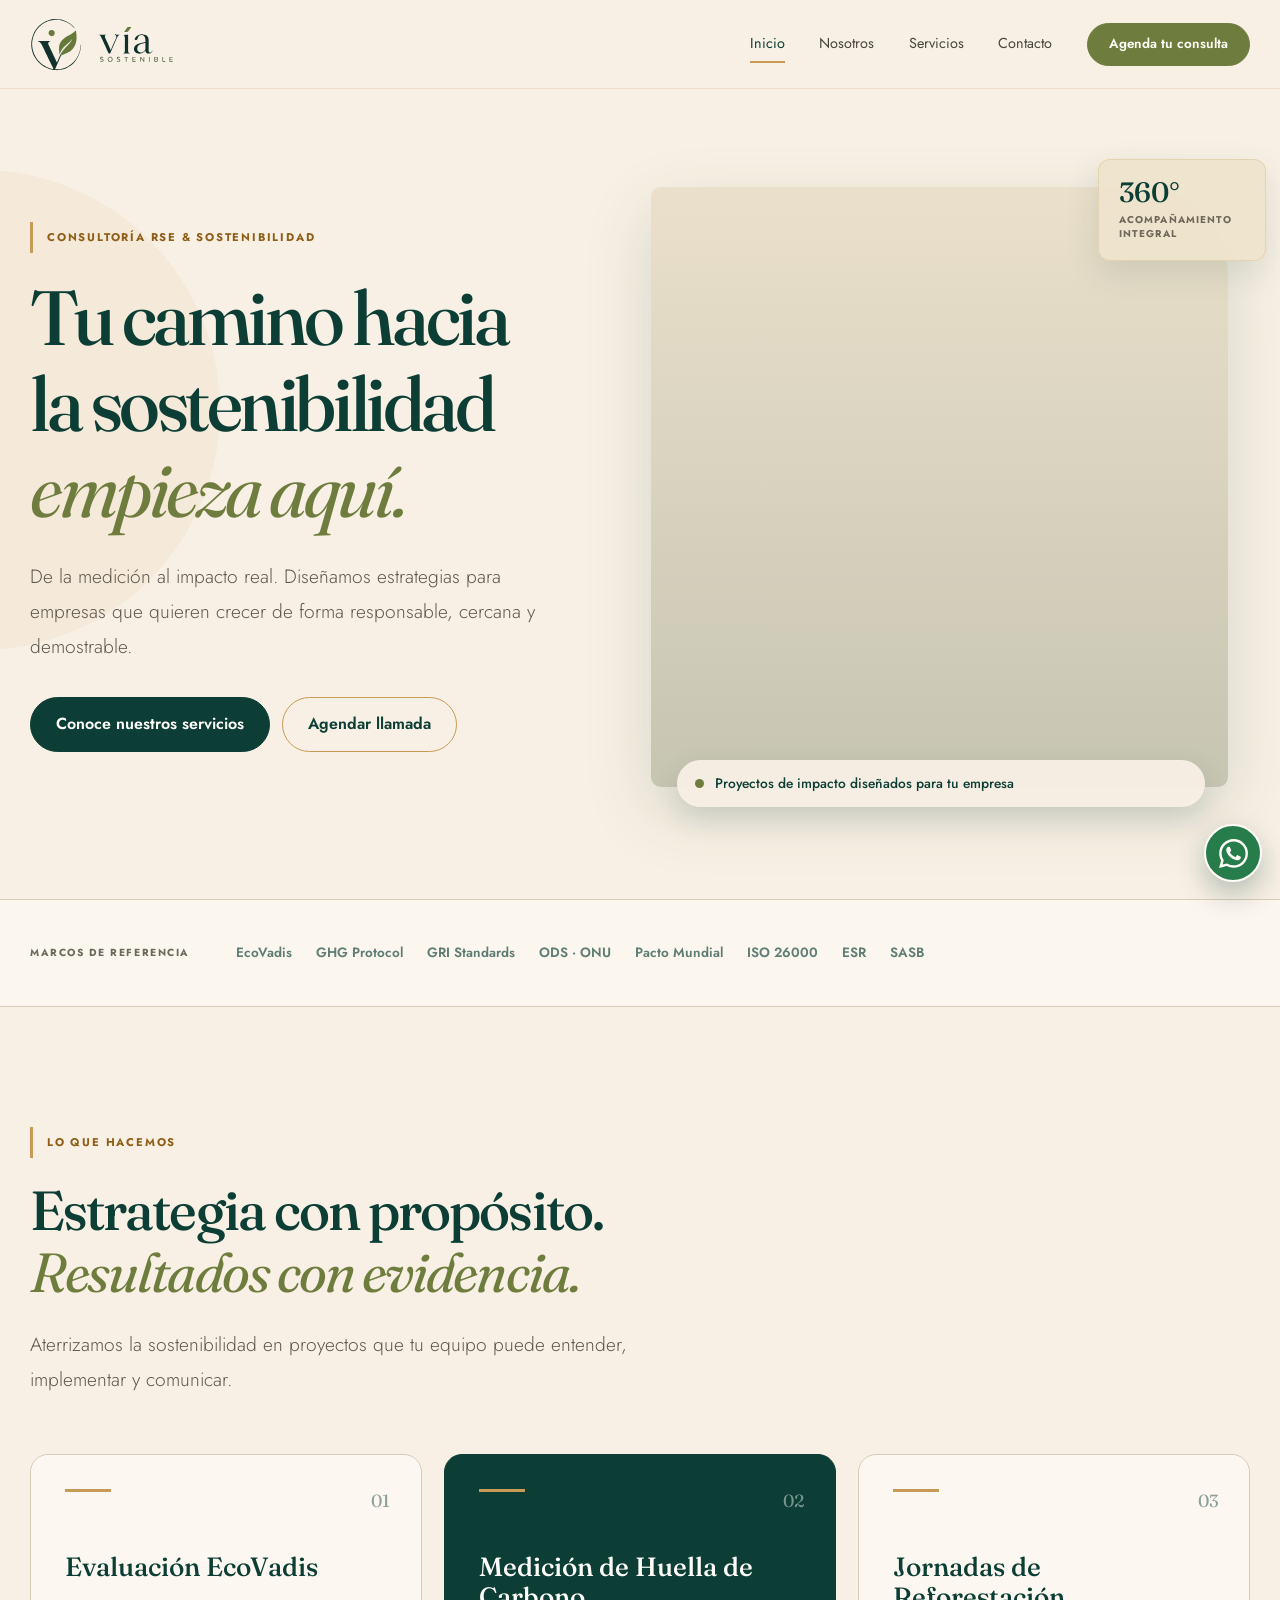
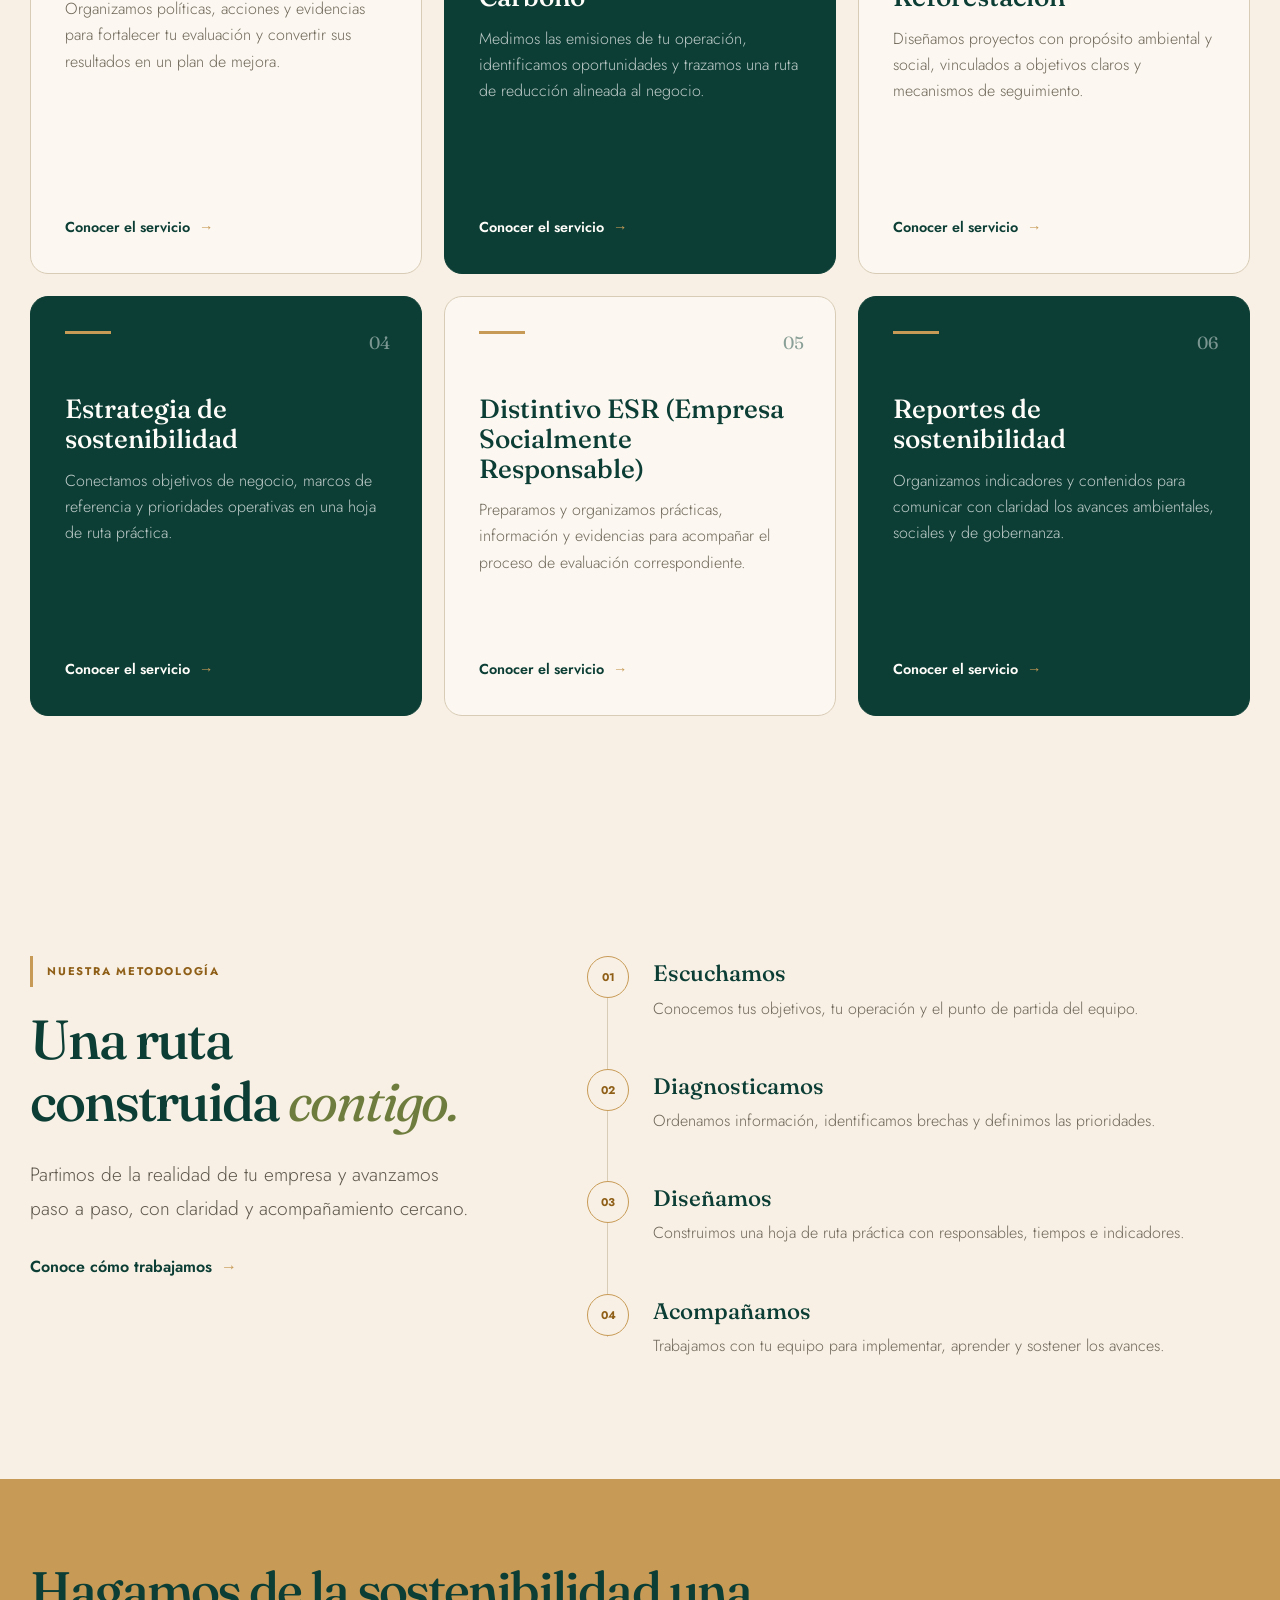
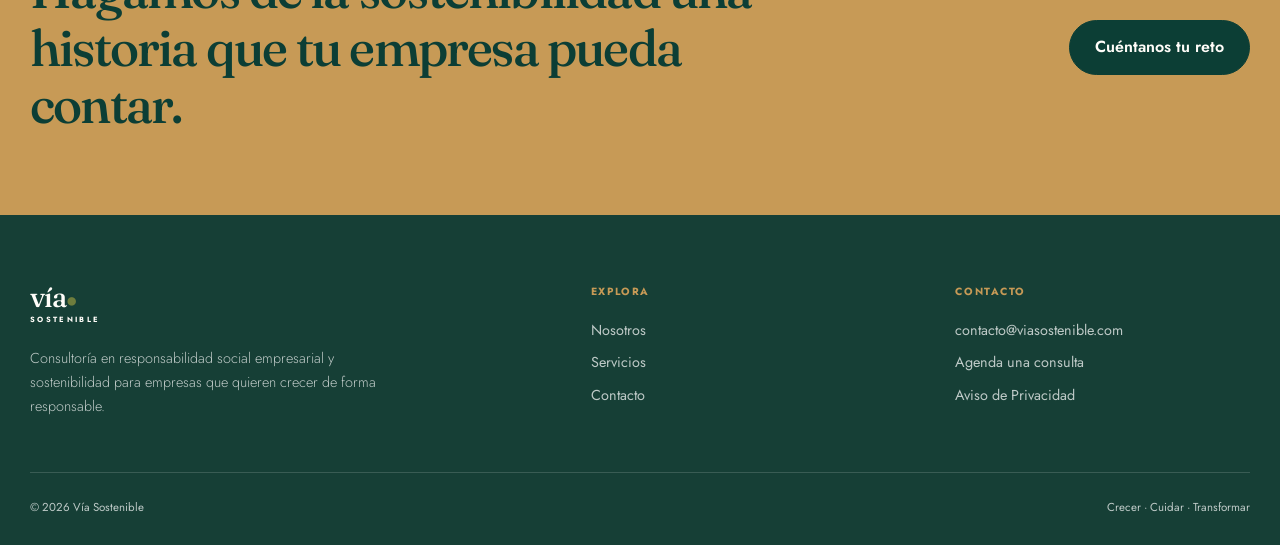
<file: via-sostenible-github-pages/index.html>
<!doctype html>
<html lang="es-MX">
<head>
  <meta charset="utf-8">
  <meta name="viewport" content="width=device-width, initial-scale=1">
  <title>Vía Sostenible | Consultoría en sostenibilidad para empresas</title>
  <meta name="description" content="Consultoría para empresas mexicanas en EcoVadis, Distintivo ESR, medición de huella de carbono, reportes, estrategia de sostenibilidad y jornadas de reforestación.">
  <link rel="canonical" href="https://dominio-pendiente.example/">
  <meta name="robots" content="noindex, nofollow"><meta name="theme-color" content="#f8f0e4">
  <meta property="og:locale" content="es_MX">
  <meta property="og:type" content="website">
  <meta property="og:site_name" content="Vía Sostenible">
  <meta property="og:title" content="Vía Sostenible | Tu camino hacia la sostenibilidad">
  <meta property="og:description" content="De la medición al impacto real: sostenibilidad empresarial con claridad, evidencia y acompañamiento cercano.">
  <meta property="og:url" content="https://dominio-pendiente.example/">
  <meta name="twitter:card" content="summary">
  <meta name="twitter:title" content="Vía Sostenible | Tu camino hacia la sostenibilidad">
  <meta name="twitter:description" content="Consultoría para empresas mexicanas en EcoVadis, Distintivo ESR, medición de huella de carbono, reportes, estrategia y jornadas de reforestación.">
  <link rel="icon" href="favicon.svg" type="image/svg+xml">
  <link rel="preconnect" href="https://fonts.googleapis.com">
  <link rel="preconnect" href="https://fonts.gstatic.com" crossorigin>
  <link href="https://fonts.googleapis.com/css2?family=Fraunces:ital,opsz,wght@0,9..144,400;0,9..144,500;0,9..144,600;1,9..144,400;1,9..144,500&amp;family=Jost:wght@300;400;500;600;700&amp;display=swap" rel="stylesheet">
  <link rel="stylesheet" href="assets/css/styles.css">
  <script type="application/ld+json">
  {
    "@context": "https://schema.org",
    "@type": "ProfessionalService",
    "name": "Vía Sostenible",
    "legalName": "Vía Sostenible S.A.S.",
    "url": "https://dominio-pendiente.example/",
    "email": "contacto@viasostenible.com",
    "description": "Consultoría en responsabilidad social empresarial y sostenibilidad.",
    "address": {
      "@type": "PostalAddress",
      "addressLocality": "CDMX",
      "addressCountry": "MX"
    },
    "areaServed": "MX",
    "serviceType": ["Evaluación EcoVadis", "Medición de Huella de Carbono", "Jornadas de Reforestación", "Estrategia de sostenibilidad", "Distintivo ESR (Empresa Socialmente Responsable)", "Reportes de sostenibilidad"]
  }
  </script>
  <script src="assets/js/main.js" defer></script>
</head>
<body>
  <a class="skip-link" href="#contenido">Saltar al contenido principal</a>
  <header class="site-header">
    <div class="container nav">
      <a class="logo header-logo header-logo-parts" href="index.html" aria-label="Vía Sostenible, inicio">
        <img class="header-logo-part header-logo-symbol" src="assets/images/logo-final-v2.svg" width="52" height="53" alt="">
        <img class="header-logo-part header-logo-wordmark" src="assets/images/texto-via-sostenible-v2.svg" width="89" height="53" alt="">
      </a>
      <button class="menu-toggle" type="button" aria-label="Abrir menú" aria-expanded="false" aria-controls="menu-principal"><span></span><span></span></button>
      <nav class="nav-links" id="menu-principal" aria-label="Navegación principal">
        <a href="index.html" aria-current="page">Inicio</a>
        <a href="nosotros.html">Nosotros</a>
        <a href="servicios.html">Servicios</a>
        <a href="contacto.html">Contacto</a>
        <a class="btn" href="contacto.html">Agenda tu consulta</a>
      </nav>
    </div>
  </header>

  <main id="contenido">
    <section class="hero">
      <div class="container hero-grid">
        <div class="hero-copy reveal">
          <p class="eyebrow">Consultoría RSE &amp; Sostenibilidad</p>
          <h1>Tu camino hacia<br>la sostenibilidad<br><em>empieza aquí.</em></h1>
          <p class="lead">De la medición al impacto real. Diseñamos estrategias para empresas que quieren crecer de forma responsable, cercana y demostrable.</p>
          <div class="hero-actions">
            <a class="btn" href="servicios.html">Conoce nuestros servicios</a>
            <a class="btn btn-outline" href="contacto.html">Agendar llamada</a>
          </div>
        </div>
        <div class="hero-visual reveal">
          <div class="hero-photo" role="img" aria-label="Bosque natural iluminado por el sol"></div>
          <div class="hero-stat"><strong>360°</strong><span>Acompañamiento<br>integral</span></div>
          <div class="hero-chip">Proyectos de impacto diseñados para tu empresa</div>
        </div>
      </div>
    </section>

    <div class="standards" aria-label="Marcos y metodologías de referencia">
      <div class="container standards-inner">
        <span class="standards-label">Marcos de referencia</span>
        <div class="standards-list standards-list-expanded"><span>EcoVadis</span><span>GHG Protocol</span><span>GRI Standards</span><span>ODS · ONU</span><span>Pacto Mundial</span><span>ISO 26000</span><span>ESR</span><span>SASB</span></div>
      </div>
    </div>

    <section aria-labelledby="servicios-inicio">
      <div class="container">
        <div class="section-head reveal">
          <p class="eyebrow">Lo que hacemos</p>
          <h2 id="servicios-inicio">Estrategia con propósito.<br><em>Resultados con evidencia.</em></h2>
          <p class="lead">Aterrizamos la sostenibilidad en proyectos que tu equipo puede entender, implementar y comunicar.</p>
        </div>
        <div class="service-grid reveal">
          <article class="service-card">
            <span class="service-number">01</span>
            <h3>Evaluación EcoVadis</h3>
            <p>Organizamos políticas, acciones y evidencias para fortalecer tu evaluación y convertir sus resultados en un plan de mejora.</p>
            <a class="text-link" href="servicios.html#ecovadis">Conocer el servicio <span aria-hidden="true">→</span></a>
          </article>
          <article class="service-card featured">
            <span class="service-number">02</span>
            <h3>Medición de Huella de Carbono</h3>
            <p>Medimos las emisiones de tu operación, identificamos oportunidades y trazamos una ruta de reducción alineada al negocio.</p>
            <a class="text-link" href="servicios.html#huella-carbono">Conocer el servicio <span aria-hidden="true">→</span></a>
          </article>
          <article class="service-card">
            <span class="service-number">03</span>
            <h3>Jornadas de Reforestación</h3>
            <p>Diseñamos proyectos con propósito ambiental y social, vinculados a objetivos claros y mecanismos de seguimiento.</p>
            <a class="text-link" href="servicios.html#reforestacion">Conocer el servicio <span aria-hidden="true">→</span></a>
          </article>
          <article class="service-card featured">
            <span class="service-number">04</span>
            <h3>Estrategia de sostenibilidad</h3>
            <p>Conectamos objetivos de negocio, marcos de referencia y prioridades operativas en una hoja de ruta práctica.</p>
            <a class="text-link" href="servicios.html#estrategia">Conocer el servicio <span aria-hidden="true">→</span></a>
          </article>
          <article class="service-card">
            <span class="service-number">05</span>
            <h3>Distintivo ESR (Empresa Socialmente Responsable)</h3>
            <p>Preparamos y organizamos prácticas, información y evidencias para acompañar el proceso de evaluación correspondiente.</p>
            <a class="text-link" href="servicios.html#distintivo-esr">Conocer el servicio <span aria-hidden="true">→</span></a>
          </article>
          <article class="service-card featured">
            <span class="service-number">06</span>
            <h3>Reportes de sostenibilidad</h3>
            <p>Organizamos indicadores y contenidos para comunicar con claridad los avances ambientales, sociales y de gobernanza.</p>
            <a class="text-link" href="servicios.html#reportes-sostenibilidad">Conocer el servicio <span aria-hidden="true">→</span></a>
          </article>
        </div>
      </div>
    </section>

    <section aria-labelledby="metodologia-inicio">
      <div class="container route-grid">
        <div class="route-intro reveal">
          <p class="eyebrow">Nuestra metodología</p>
          <h2 id="metodologia-inicio">Una ruta construida <em>contigo.</em></h2>
          <p class="lead">Partimos de la realidad de tu empresa y avanzamos paso a paso, con claridad y acompañamiento cercano.</p>
          <a class="text-link" href="nosotros.html#metodologia">Conoce cómo trabajamos <span aria-hidden="true">→</span></a>
        </div>
        <div class="steps reveal">
          <article class="step"><span class="step-mark">01</span><div><h3>Escuchamos</h3><p>Conocemos tus objetivos, tu operación y el punto de partida del equipo.</p></div></article>
          <article class="step"><span class="step-mark">02</span><div><h3>Diagnosticamos</h3><p>Ordenamos información, identificamos brechas y definimos las prioridades.</p></div></article>
          <article class="step"><span class="step-mark">03</span><div><h3>Diseñamos</h3><p>Construimos una hoja de ruta práctica con responsables, tiempos e indicadores.</p></div></article>
          <article class="step"><span class="step-mark">04</span><div><h3>Acompañamos</h3><p>Trabajamos con tu equipo para implementar, aprender y sostener los avances.</p></div></article>
        </div>
      </div>
    </section>

    <section class="cta-band" aria-labelledby="cta-inicio">
      <div class="container cta-inner reveal">
        <h2 id="cta-inicio">Hagamos de la sostenibilidad una historia que tu empresa pueda contar.</h2>
        <a class="btn" href="contacto.html">Cuéntanos tu reto</a>
      </div>
    </section>
  </main>

  <footer>
    <div class="container">
      <div class="footer-top">
        <div class="footer-brand">
          <a class="logo footer-logo" href="index.html" aria-label="Vía Sostenible, inicio"><span class="logo-main">vía<span class="logo-dot">●</span></span><span class="logo-sub">Sostenible</span></a>
          <p class="footer-copy">Consultoría en responsabilidad social empresarial y sostenibilidad para empresas que quieren crecer de forma responsable.</p>
        </div>
        <div class="footer-col"><strong>Explora</strong><a href="nosotros.html">Nosotros</a><a href="servicios.html">Servicios</a><a href="contacto.html">Contacto</a></div>
        <div class="footer-col"><strong>Contacto</strong><a href="mailto:contacto@viasostenible.com">contacto@viasostenible.com</a><a href="contacto.html">Agenda una consulta</a><a href="aviso-de-privacidad.html">Aviso de Privacidad</a></div>
      </div>
      <div class="footer-bottom"><span>© <span data-current-year>2026</span> Vía Sostenible</span><span>Crecer · Cuidar · Transformar</span></div>
    </div>
  </footer>
  <a class="whatsapp-float" href="https://wa.me/525519829687?text=Buen%20d%C3%ADa%2C%20me%20interesan%20sus%20servicios.%20Soy%2E%2E%2E" target="_blank" rel="noopener noreferrer" aria-label="Abrir conversación con Vía Sostenible en WhatsApp"><img src="assets/icons/whatsapp.svg" width="29" height="29" alt="" aria-hidden="true"></a>
</body>
</html>
</file>
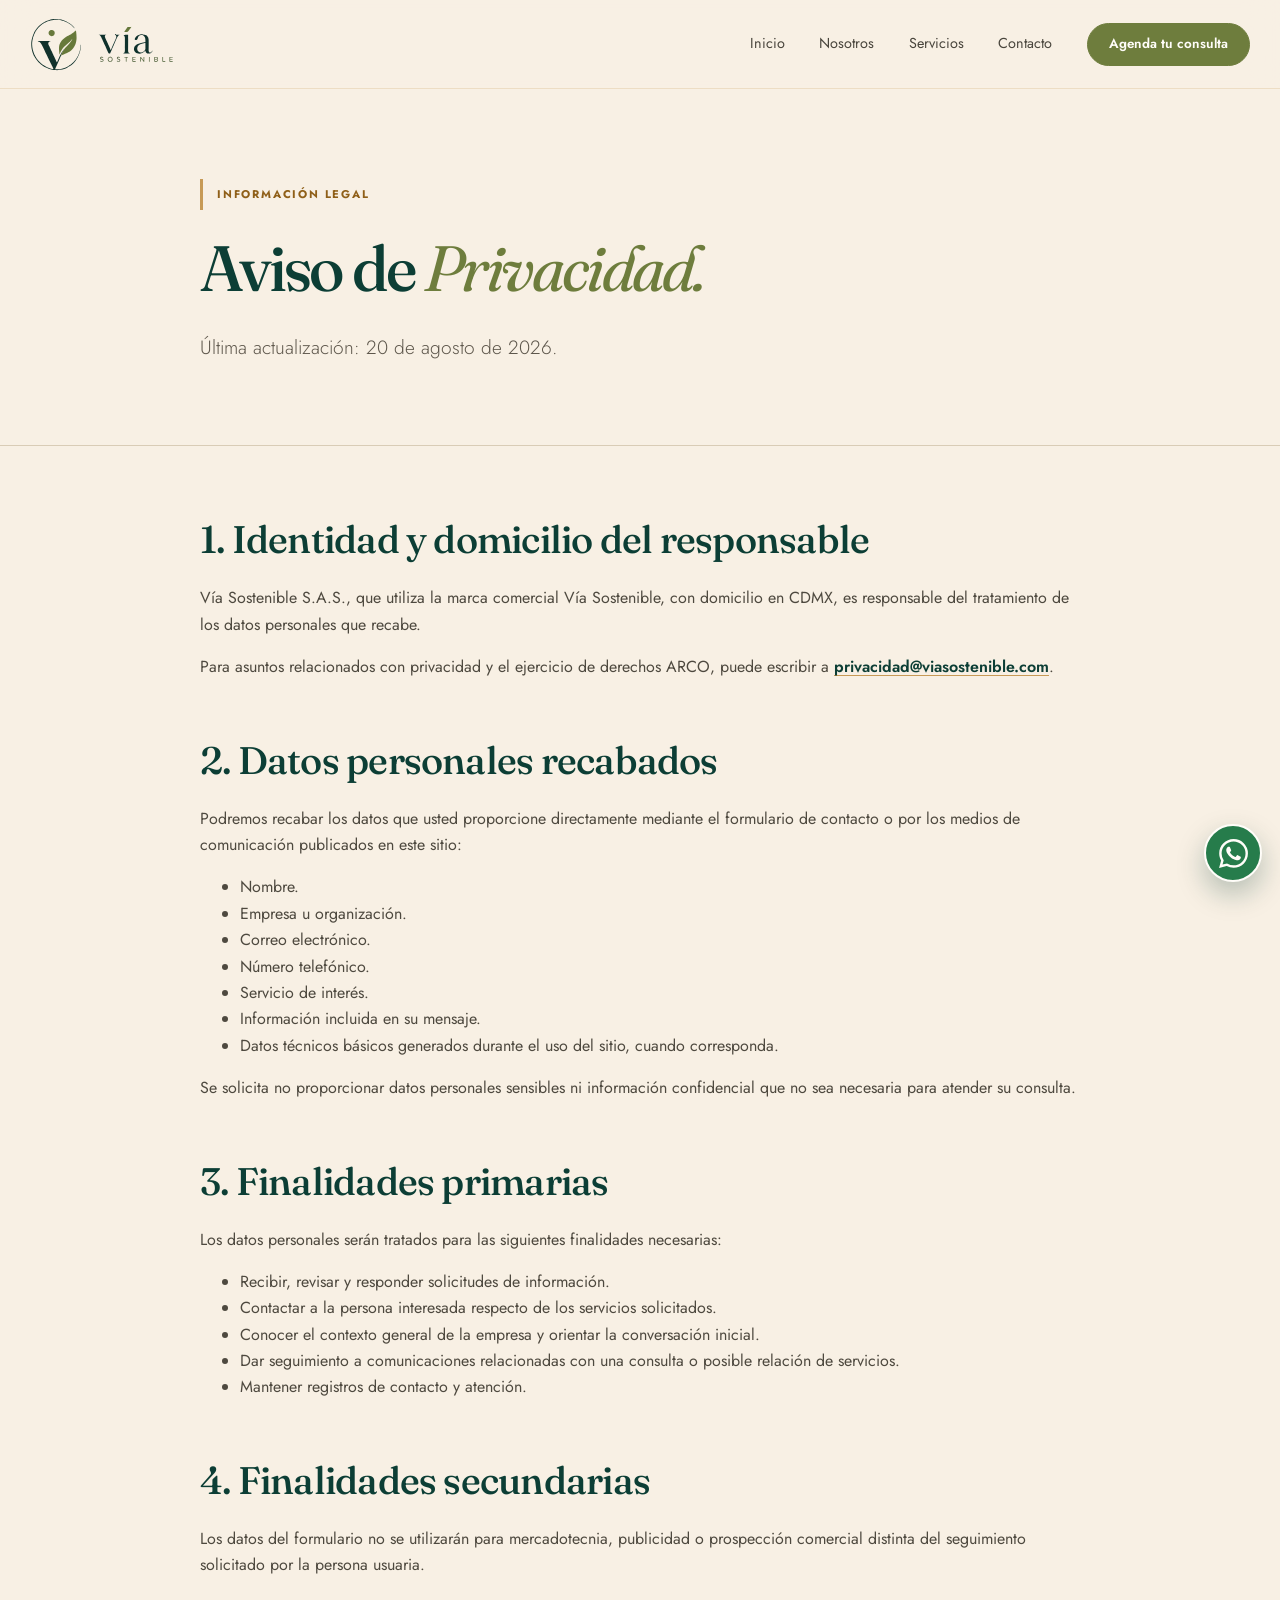
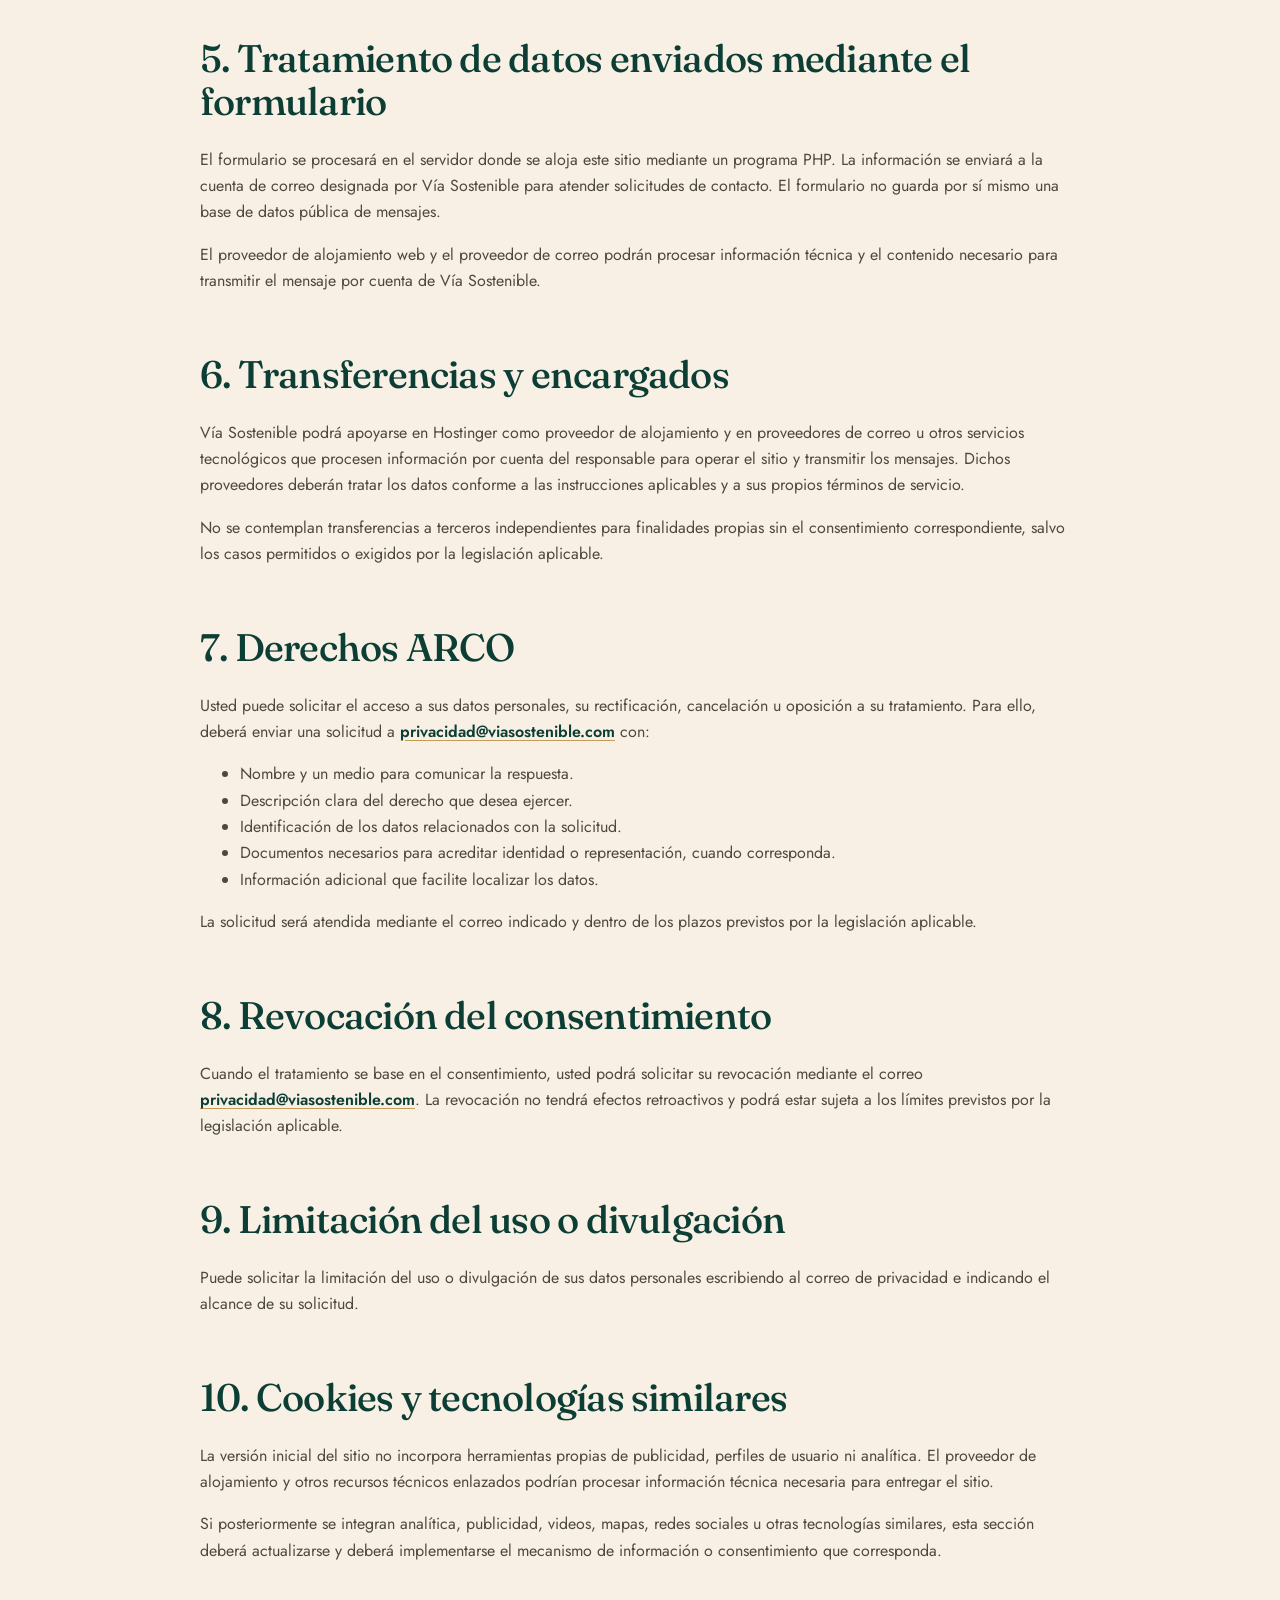
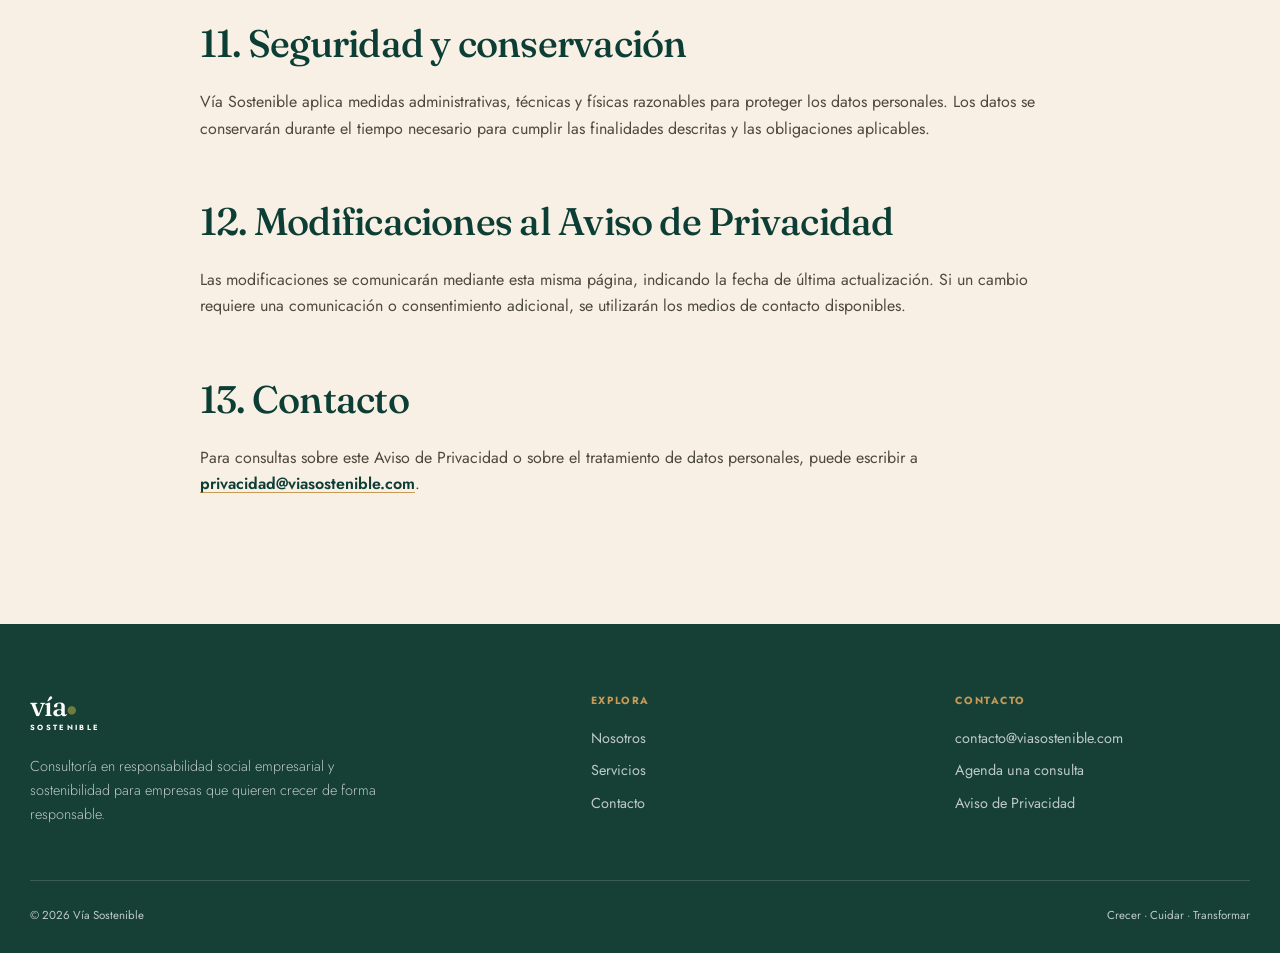
<file: via-sostenible-github-pages/aviso-de-privacidad.html>
<!doctype html>
<html lang="es-MX">
<head>
  <meta charset="utf-8"><meta name="viewport" content="width=device-width, initial-scale=1">
  <title>Aviso de Privacidad | Vía Sostenible</title>
  <meta name="description" content="Aviso de Privacidad de Vía Sostenible S.A.S. para el tratamiento de datos personales.">
  <link rel="canonical" href="https://dominio-pendiente.example/aviso-de-privacidad.html"><meta name="robots" content="noindex, nofollow"><meta name="theme-color" content="#f8f0e4">
  <meta property="og:locale" content="es_MX"><meta property="og:type" content="article"><meta property="og:site_name" content="Vía Sostenible"><meta property="og:title" content="Aviso de Privacidad | Vía Sostenible"><meta property="og:description" content="Información sobre el tratamiento de datos personales por Vía Sostenible S.A.S."><meta property="og:url" content="https://dominio-pendiente.example/aviso-de-privacidad.html">
  <meta name="twitter:card" content="summary"><meta name="twitter:title" content="Aviso de Privacidad | Vía Sostenible"><meta name="twitter:description" content="Información sobre el tratamiento de datos personales.">
  <link rel="icon" href="favicon.svg" type="image/svg+xml"><link rel="preconnect" href="https://fonts.googleapis.com"><link rel="preconnect" href="https://fonts.gstatic.com" crossorigin>
  <link href="https://fonts.googleapis.com/css2?family=Fraunces:ital,opsz,wght@0,9..144,400;0,9..144,500;0,9..144,600;1,9..144,400;1,9..144,500&amp;family=Jost:wght@300;400;500;600;700&amp;display=swap" rel="stylesheet"><link rel="stylesheet" href="assets/css/styles.css">
  <script type="application/ld+json">{"@context":"https://schema.org","@type":"WebPage","name":"Aviso de Privacidad | Vía Sostenible","url":"https://dominio-pendiente.example/aviso-de-privacidad.html","dateModified":"2026-08-20","isPartOf":{"@type":"WebSite","name":"Vía Sostenible","url":"https://dominio-pendiente.example/"}}</script>
  <script src="assets/js/main.js" defer></script>
</head>
<body>
  <a class="skip-link" href="#contenido">Saltar al contenido principal</a>
  <header class="site-header"><div class="container nav"><a class="logo header-logo header-logo-parts" href="index.html" aria-label="Vía Sostenible, inicio"><img class="header-logo-part header-logo-symbol" src="assets/images/logo-final-v2.svg" width="52" height="53" alt=""><img class="header-logo-part header-logo-wordmark" src="assets/images/texto-via-sostenible-v2.svg" width="89" height="53" alt=""></a><button class="menu-toggle" type="button" aria-label="Abrir menú" aria-expanded="false" aria-controls="menu-principal"><span></span><span></span></button><nav class="nav-links" id="menu-principal" aria-label="Navegación principal"><a href="index.html">Inicio</a><a href="nosotros.html">Nosotros</a><a href="servicios.html">Servicios</a><a href="contacto.html">Contacto</a><a class="btn" href="contacto.html">Agenda tu consulta</a></nav></div></header>
  <main id="contenido">
    <header class="legal-hero"><div class="narrow"><p class="eyebrow">Información legal</p><h1>Aviso de <em>Privacidad.</em></h1><p class="lead">Última actualización: 20 de agosto de 2026.</p></div></header>
    <article class="legal-content"><div class="narrow">
      <h2>1. Identidad y domicilio del responsable</h2>
      <p>Vía Sostenible S.A.S., que utiliza la marca comercial Vía Sostenible, con domicilio en CDMX, es responsable del tratamiento de los datos personales que recabe.</p>
      <p>Para asuntos relacionados con privacidad y el ejercicio de derechos ARCO, puede escribir a <a href="mailto:privacidad@viasostenible.com">privacidad@viasostenible.com</a>.</p>

      <h2>2. Datos personales recabados</h2>
      <p>Podremos recabar los datos que usted proporcione directamente mediante el formulario de contacto o por los medios de comunicación publicados en este sitio:</p>
      <ul><li>Nombre.</li><li>Empresa u organización.</li><li>Correo electrónico.</li><li>Número telefónico.</li><li>Servicio de interés.</li><li>Información incluida en su mensaje.</li><li>Datos técnicos básicos generados durante el uso del sitio, cuando corresponda.</li></ul>
      <p>Se solicita no proporcionar datos personales sensibles ni información confidencial que no sea necesaria para atender su consulta.</p>

      <h2>3. Finalidades primarias</h2>
      <p>Los datos personales serán tratados para las siguientes finalidades necesarias:</p>
      <ul><li>Recibir, revisar y responder solicitudes de información.</li><li>Contactar a la persona interesada respecto de los servicios solicitados.</li><li>Conocer el contexto general de la empresa y orientar la conversación inicial.</li><li>Dar seguimiento a comunicaciones relacionadas con una consulta o posible relación de servicios.</li><li>Mantener registros de contacto y atención.</li></ul>

      <h2>4. Finalidades secundarias</h2>
      <p>Los datos del formulario no se utilizarán para mercadotecnia, publicidad o prospección comercial distinta del seguimiento solicitado por la persona usuaria.</p>

      <h2>5. Tratamiento de datos enviados mediante el formulario</h2>
      <p>El formulario se procesará en el servidor donde se aloja este sitio mediante un programa PHP. La información se enviará a la cuenta de correo designada por Vía Sostenible para atender solicitudes de contacto. El formulario no guarda por sí mismo una base de datos pública de mensajes.</p>
      <p>El proveedor de alojamiento web y el proveedor de correo podrán procesar información técnica y el contenido necesario para transmitir el mensaje por cuenta de Vía Sostenible.</p>

      <h2>6. Transferencias y encargados</h2>
      <p>Vía Sostenible podrá apoyarse en Hostinger como proveedor de alojamiento y en proveedores de correo u otros servicios tecnológicos que procesen información por cuenta del responsable para operar el sitio y transmitir los mensajes. Dichos proveedores deberán tratar los datos conforme a las instrucciones aplicables y a sus propios términos de servicio.</p>
      <p>No se contemplan transferencias a terceros independientes para finalidades propias sin el consentimiento correspondiente, salvo los casos permitidos o exigidos por la legislación aplicable.</p>

      <h2>7. Derechos ARCO</h2>
      <p>Usted puede solicitar el acceso a sus datos personales, su rectificación, cancelación u oposición a su tratamiento. Para ello, deberá enviar una solicitud a <a href="mailto:privacidad@viasostenible.com">privacidad@viasostenible.com</a> con:</p>
      <ul><li>Nombre y un medio para comunicar la respuesta.</li><li>Descripción clara del derecho que desea ejercer.</li><li>Identificación de los datos relacionados con la solicitud.</li><li>Documentos necesarios para acreditar identidad o representación, cuando corresponda.</li><li>Información adicional que facilite localizar los datos.</li></ul>
      <p>La solicitud será atendida mediante el correo indicado y dentro de los plazos previstos por la legislación aplicable.</p>

      <h2>8. Revocación del consentimiento</h2>
      <p>Cuando el tratamiento se base en el consentimiento, usted podrá solicitar su revocación mediante el correo <a href="mailto:privacidad@viasostenible.com">privacidad@viasostenible.com</a>. La revocación no tendrá efectos retroactivos y podrá estar sujeta a los límites previstos por la legislación aplicable.</p>

      <h2>9. Limitación del uso o divulgación</h2>
      <p>Puede solicitar la limitación del uso o divulgación de sus datos personales escribiendo al correo de privacidad e indicando el alcance de su solicitud.</p>

      <h2>10. Cookies y tecnologías similares</h2>
      <p>La versión inicial del sitio no incorpora herramientas propias de publicidad, perfiles de usuario ni analítica. El proveedor de alojamiento y otros recursos técnicos enlazados podrían procesar información técnica necesaria para entregar el sitio.</p>
      <p>Si posteriormente se integran analítica, publicidad, videos, mapas, redes sociales u otras tecnologías similares, esta sección deberá actualizarse y deberá implementarse el mecanismo de información o consentimiento que corresponda.</p>

      <h2>11. Seguridad y conservación</h2>
      <p>Vía Sostenible aplica medidas administrativas, técnicas y físicas razonables para proteger los datos personales. Los datos se conservarán durante el tiempo necesario para cumplir las finalidades descritas y las obligaciones aplicables.</p>

      <h2>12. Modificaciones al Aviso de Privacidad</h2>
      <p>Las modificaciones se comunicarán mediante esta misma página, indicando la fecha de última actualización. Si un cambio requiere una comunicación o consentimiento adicional, se utilizarán los medios de contacto disponibles.</p>

      <h2>13. Contacto</h2>
      <p>Para consultas sobre este Aviso de Privacidad o sobre el tratamiento de datos personales, puede escribir a <a href="mailto:privacidad@viasostenible.com">privacidad@viasostenible.com</a>.</p>
    </div></article>
  </main>
  <footer><div class="container"><div class="footer-top"><div class="footer-brand"><a class="logo footer-logo" href="index.html" aria-label="Vía Sostenible, inicio"><span class="logo-main">vía<span class="logo-dot">●</span></span><span class="logo-sub">Sostenible</span></a><p class="footer-copy">Consultoría en responsabilidad social empresarial y sostenibilidad para empresas que quieren crecer de forma responsable.</p></div><div class="footer-col"><strong>Explora</strong><a href="nosotros.html">Nosotros</a><a href="servicios.html">Servicios</a><a href="contacto.html">Contacto</a></div><div class="footer-col"><strong>Contacto</strong><a href="mailto:contacto@viasostenible.com">contacto@viasostenible.com</a><a href="contacto.html">Agenda una consulta</a><a href="aviso-de-privacidad.html" aria-current="page">Aviso de Privacidad</a></div></div><div class="footer-bottom"><span>© <span data-current-year>2026</span> Vía Sostenible</span><span>Crecer · Cuidar · Transformar</span></div></div></footer>
  <a class="whatsapp-float" href="https://wa.me/525519829687?text=Buen%20d%C3%ADa%2C%20me%20interesan%20sus%20servicios.%20Soy%2E%2E%2E" target="_blank" rel="noopener noreferrer" aria-label="Abrir conversación con Vía Sostenible en WhatsApp"><img src="assets/icons/whatsapp.svg" width="29" height="29" alt="" aria-hidden="true"></a>
</body>
</html>
</file>
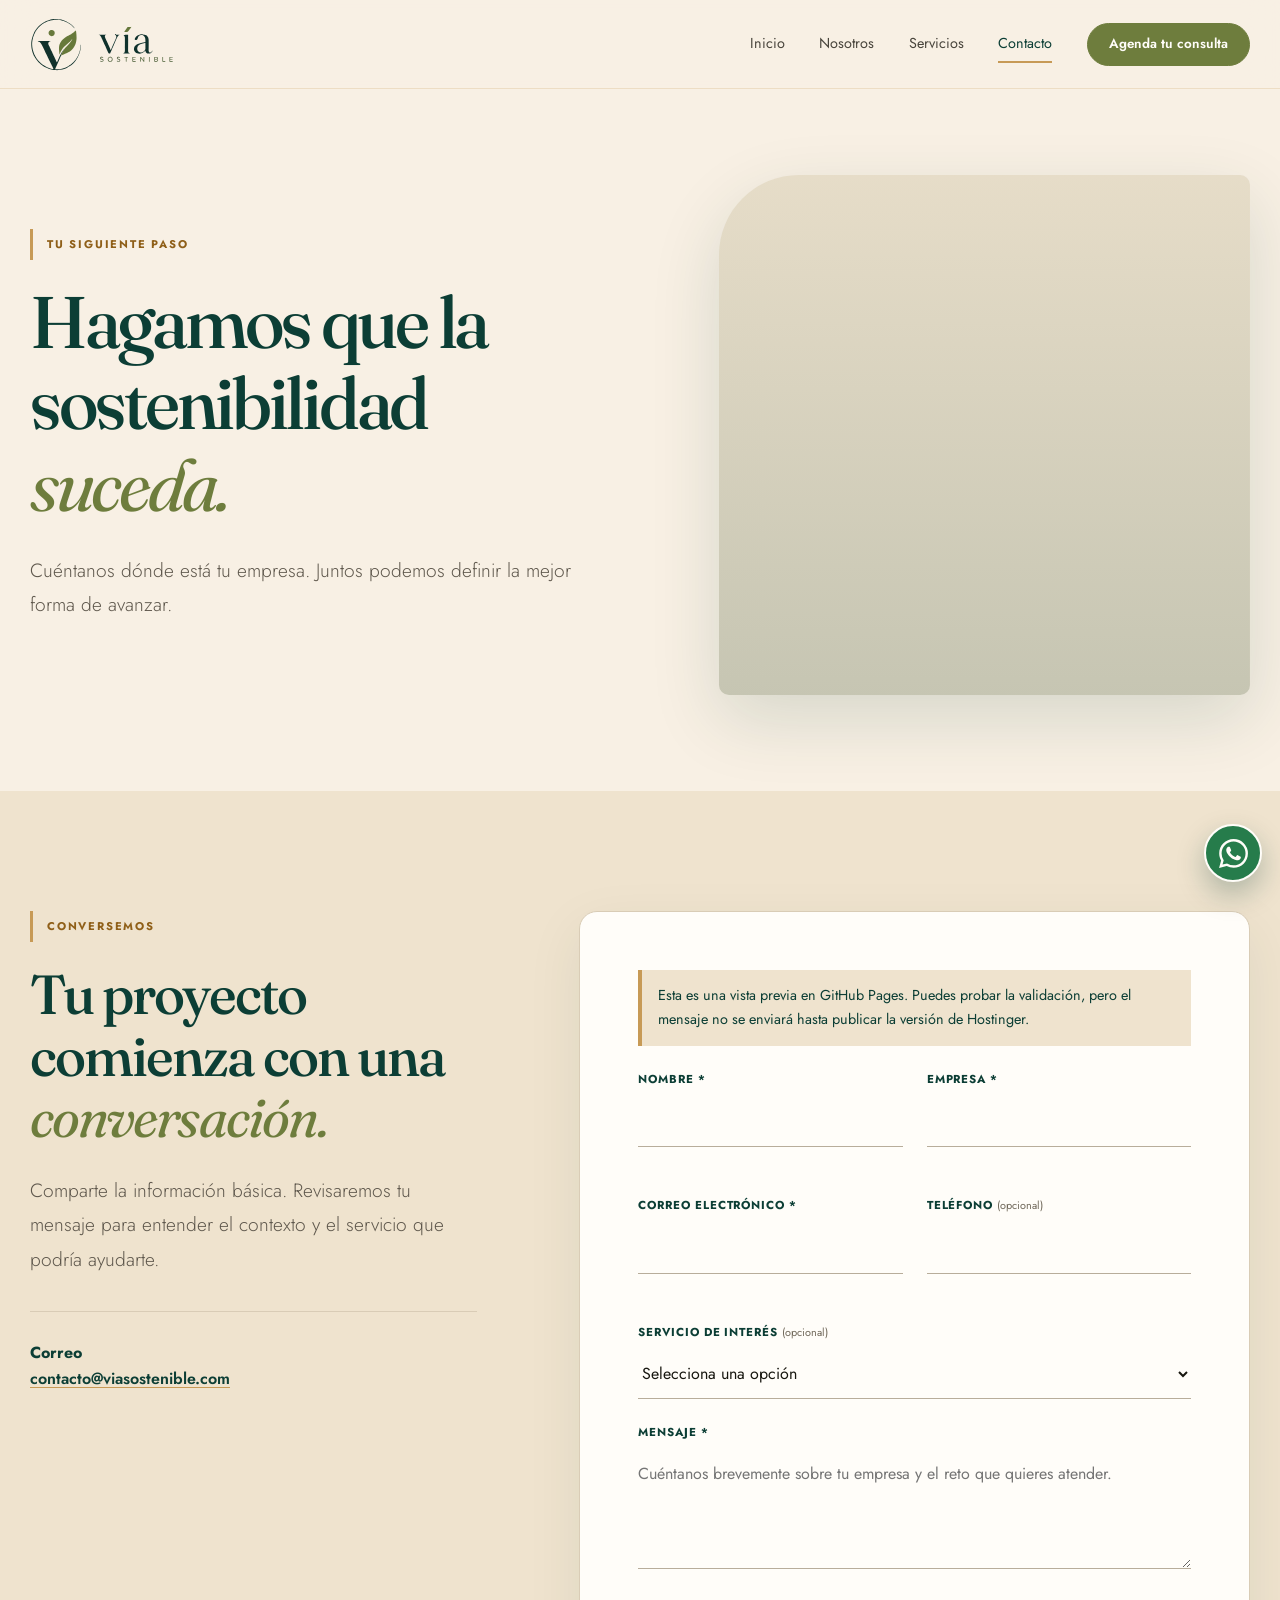
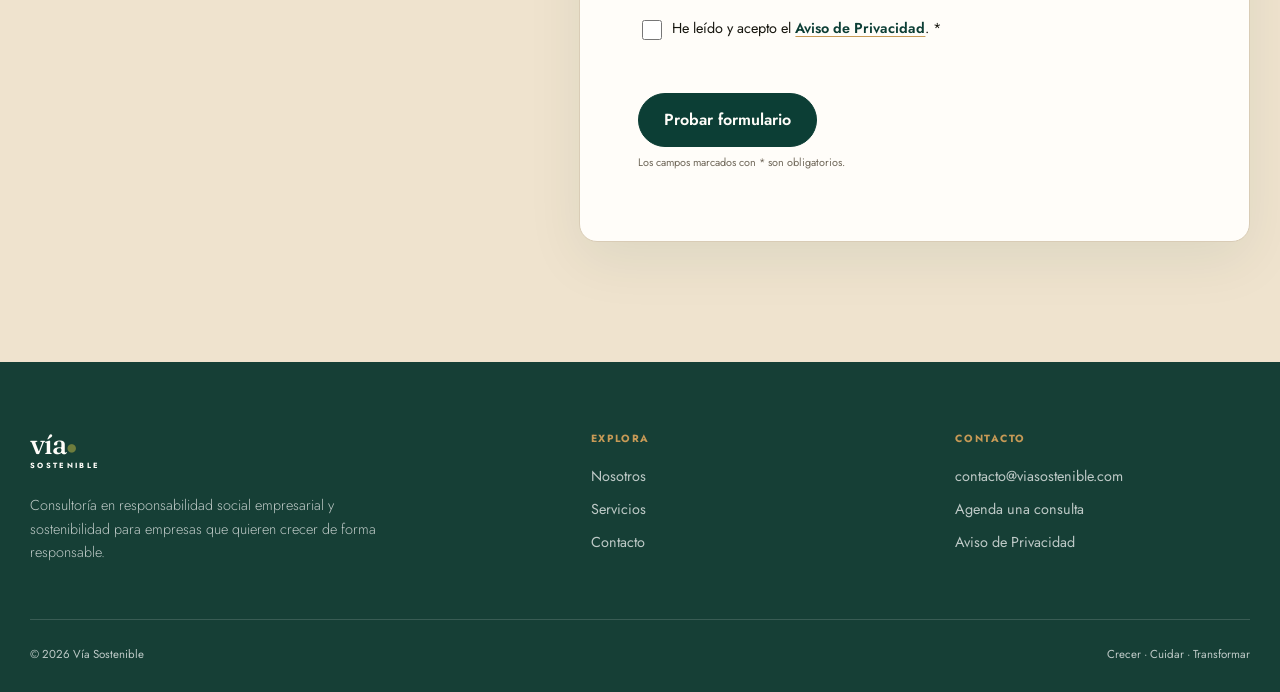
<file: via-sostenible-github-pages/contacto.html>
<!doctype html>
<html lang="es-MX">
<head>
  <meta charset="utf-8"><meta name="viewport" content="width=device-width, initial-scale=1">
  <title>Contacto | Vía Sostenible</title>
  <meta name="description" content="Cuéntanos el reto de tu empresa y conversemos sobre EcoVadis, Distintivo ESR, huella de carbono, reportes, reforestación o estrategia.">
  <link rel="canonical" href="https://dominio-pendiente.example/contacto.html"><meta name="robots" content="noindex, nofollow"><meta name="theme-color" content="#f8f0e4">
  <meta property="og:locale" content="es_MX"><meta property="og:type" content="website"><meta property="og:site_name" content="Vía Sostenible"><meta property="og:title" content="Contacto | Vía Sostenible"><meta property="og:description" content="Cuéntanos dónde está tu empresa y definamos una forma clara de avanzar."><meta property="og:url" content="https://dominio-pendiente.example/contacto.html">
  <meta name="twitter:card" content="summary"><meta name="twitter:title" content="Contacto | Vía Sostenible"><meta name="twitter:description" content="Conversemos sobre el siguiente paso de sostenibilidad para tu empresa.">
  <link rel="icon" href="favicon.svg" type="image/svg+xml"><link rel="preconnect" href="https://fonts.googleapis.com"><link rel="preconnect" href="https://fonts.gstatic.com" crossorigin>
  <link href="https://fonts.googleapis.com/css2?family=Fraunces:ital,opsz,wght@0,9..144,400;0,9..144,500;0,9..144,600;1,9..144,400;1,9..144,500&amp;family=Jost:wght@300;400;500;600;700&amp;display=swap" rel="stylesheet"><link rel="stylesheet" href="assets/css/styles.css">
  <script type="application/ld+json">{"@context":"https://schema.org","@type":"ContactPage","name":"Contacto | Vía Sostenible","url":"https://dominio-pendiente.example/contacto.html","mainEntity":{"@type":"Organization","name":"Vía Sostenible","email":"contacto@viasostenible.com"}}</script>
  <script src="assets/js/main.js" defer></script>
</head>
<body>
  <a class="skip-link" href="#contenido">Saltar al contenido principal</a>
  <header class="site-header"><div class="container nav"><a class="logo header-logo header-logo-parts" href="index.html" aria-label="Vía Sostenible, inicio"><img class="header-logo-part header-logo-symbol" src="assets/images/logo-final-v2.svg" width="52" height="53" alt=""><img class="header-logo-part header-logo-wordmark" src="assets/images/texto-via-sostenible-v2.svg" width="89" height="53" alt=""></a><button class="menu-toggle" type="button" aria-label="Abrir menú" aria-expanded="false" aria-controls="menu-principal"><span></span><span></span></button><nav class="nav-links" id="menu-principal" aria-label="Navegación principal"><a href="index.html">Inicio</a><a href="nosotros.html">Nosotros</a><a href="servicios.html">Servicios</a><a href="contacto.html" aria-current="page">Contacto</a><a class="btn" href="#formulario">Agenda tu consulta</a></nav></div></header>
  <main id="contenido">
    <section class="page-hero"><div class="container page-hero-grid"><div class="page-hero-copy reveal"><p class="eyebrow">Tu siguiente paso</p><h1>Hagamos que la sostenibilidad <em>suceda.</em></h1><p class="lead">Cuéntanos dónde está tu empresa. Juntos podemos definir la mejor forma de avanzar.</p></div><div class="page-hero-photo contact-photo reveal" role="img" aria-label="Detalle de un bosque y su vegetación"></div></div></section>

    <section class="soft-section" id="formulario" aria-labelledby="contacto-titulo">
      <div class="container contact-layout">
        <div class="contact-intro reveal"><p class="eyebrow">Conversemos</p><h2 id="contacto-titulo">Tu proyecto comienza con una <em>conversación.</em></h2><p class="lead">Comparte la información básica. Revisaremos tu mensaje para entender el contexto y el servicio que podría ayudarte.</p><div class="contact-details"><p><strong>Correo</strong><br><a class="inline-link" href="mailto:contacto@viasostenible.com">contacto@viasostenible.com</a></p></div></div>

        <form class="contact-form reveal" name="contacto-via-sostenible" method="post" action="#formulario" data-contact-form data-preview-form>
          <p class="honeypot"><label>No llenes este campo si eres una persona: <input name="sitio-web" tabindex="-1" autocomplete="off"></label></p>
          <p class="preview-notice">Esta es una vista previa en GitHub Pages. Puedes probar la validación, pero el mensaje no se enviará hasta publicar la versión de Hostinger.</p>
          <div class="form-status" role="alert" aria-live="assertive"></div>

          <div class="field"><label for="nombre">Nombre <span aria-hidden="true">*</span></label><input id="nombre" name="nombre" type="text" autocomplete="name" required aria-describedby="error-nombre"><p class="field-error" id="error-nombre"></p></div>
          <div class="field"><label for="empresa">Empresa <span aria-hidden="true">*</span></label><input id="empresa" name="empresa" type="text" autocomplete="organization" required aria-describedby="error-empresa"><p class="field-error" id="error-empresa"></p></div>
          <div class="field"><label for="correo">Correo electrónico <span aria-hidden="true">*</span></label><input id="correo" name="correo" type="email" autocomplete="email" inputmode="email" required aria-describedby="error-correo"><p class="field-error" id="error-correo"></p></div>
          <div class="field"><label for="telefono">Teléfono <span class="optional">(opcional)</span></label><input id="telefono" name="telefono" type="tel" autocomplete="tel" inputmode="tel"></div>
          <div class="field full"><label for="servicio">Servicio de interés <span class="optional">(opcional)</span></label><select id="servicio" name="servicio"><option value="">Selecciona una opción</option><option value="Evaluación EcoVadis">Evaluación EcoVadis</option><option value="Medición de Huella de Carbono">Medición de Huella de Carbono</option><option value="Jornadas de Reforestación">Jornadas de Reforestación</option><option value="Estrategia de sostenibilidad">Estrategia de sostenibilidad</option><option value="Distintivo ESR (Empresa Socialmente Responsable)">Distintivo ESR (Empresa Socialmente Responsable)</option><option value="Reportes de sostenibilidad">Reportes de sostenibilidad</option><option value="Otro">Otro o aún no lo sé</option></select></div>
          <div class="field full"><label for="mensaje">Mensaje <span aria-hidden="true">*</span></label><textarea id="mensaje" name="mensaje" required aria-describedby="error-mensaje" placeholder="Cuéntanos brevemente sobre tu empresa y el reto que quieres atender."></textarea><p class="field-error" id="error-mensaje"></p></div>
          <div class="field full"><div class="checkbox-field"><input id="privacidad" name="acepta_privacidad" type="checkbox" value="Sí" required aria-describedby="error-privacidad"><label for="privacidad">He leído y acepto el <a href="aviso-de-privacidad.html" target="_blank" rel="noopener">Aviso de Privacidad</a>. <span aria-hidden="true">*</span></label></div><p class="field-error" id="error-privacidad"></p></div>
          <div class="field full"><button class="btn" type="submit">Probar formulario</button><p class="optional">Los campos marcados con * son obligatorios.</p></div>
        </form>
      </div>
    </section>
  </main>
  <footer><div class="container"><div class="footer-top"><div class="footer-brand"><a class="logo footer-logo" href="index.html" aria-label="Vía Sostenible, inicio"><span class="logo-main">vía<span class="logo-dot">●</span></span><span class="logo-sub">Sostenible</span></a><p class="footer-copy">Consultoría en responsabilidad social empresarial y sostenibilidad para empresas que quieren crecer de forma responsable.</p></div><div class="footer-col"><strong>Explora</strong><a href="nosotros.html">Nosotros</a><a href="servicios.html">Servicios</a><a href="contacto.html">Contacto</a></div><div class="footer-col"><strong>Contacto</strong><a href="mailto:contacto@viasostenible.com">contacto@viasostenible.com</a><a href="contacto.html">Agenda una consulta</a><a href="aviso-de-privacidad.html">Aviso de Privacidad</a></div></div><div class="footer-bottom"><span>© <span data-current-year>2026</span> Vía Sostenible</span><span>Crecer · Cuidar · Transformar</span></div></div></footer>
  <a class="whatsapp-float" href="https://wa.me/525519829687?text=Buen%20d%C3%ADa%2C%20me%20interesan%20sus%20servicios.%20Soy%2E%2E%2E" target="_blank" rel="noopener noreferrer" aria-label="Abrir conversación con Vía Sostenible en WhatsApp"><img src="assets/icons/whatsapp.svg" width="29" height="29" alt="" aria-hidden="true"></a>
</body>
</html>
</file>
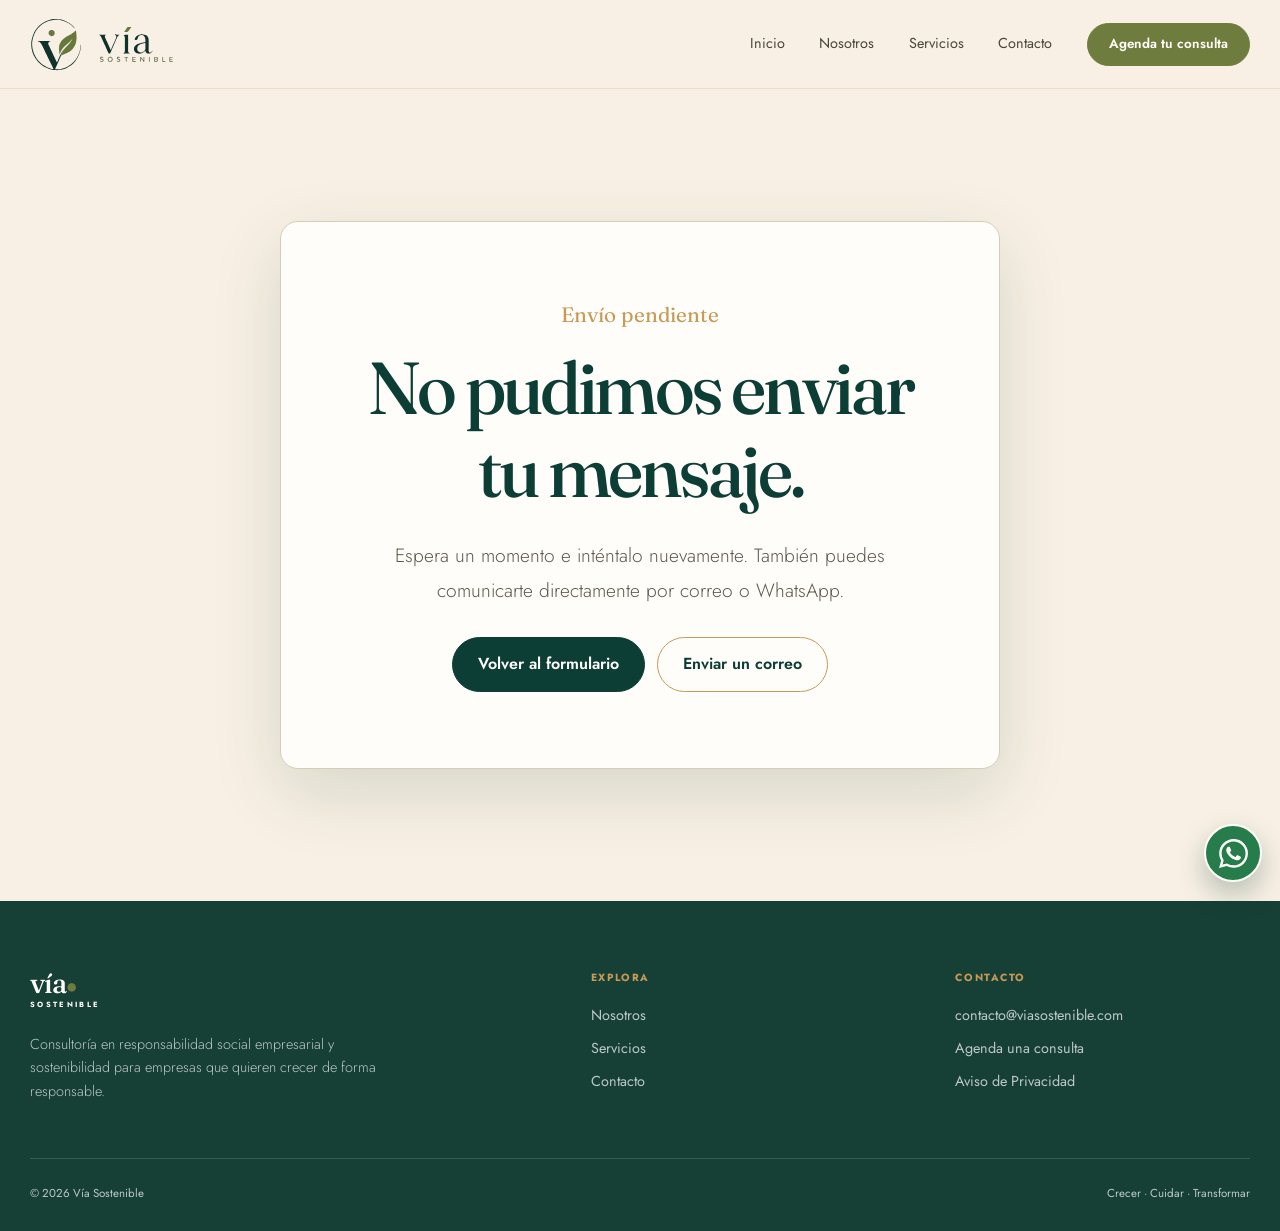
<file: via-sostenible-github-pages/error-envio.html>
<!doctype html>
<html lang="es-MX">
<head>
  <meta charset="utf-8"><meta name="viewport" content="width=device-width, initial-scale=1">
  <title>No se pudo enviar el mensaje | Vía Sostenible</title>
  <meta name="description" content="Ocurrió un problema al enviar el formulario de contacto de Vía Sostenible.">
  <meta name="robots" content="noindex, nofollow"><meta name="theme-color" content="#f8f0e4">
  <link rel="icon" href="favicon.svg" type="image/svg+xml"><link rel="preconnect" href="https://fonts.googleapis.com"><link rel="preconnect" href="https://fonts.gstatic.com" crossorigin>
  <link href="https://fonts.googleapis.com/css2?family=Fraunces:ital,opsz,wght@0,9..144,400;0,9..144,500;0,9..144,600;1,9..144,400;1,9..144,500&amp;family=Jost:wght@300;400;500;600;700&amp;display=swap" rel="stylesheet"><link rel="stylesheet" href="assets/css/styles.css"><script src="assets/js/main.js" defer></script>
</head>
<body>
  <a class="skip-link" href="#contenido">Saltar al contenido principal</a>
  <header class="site-header"><div class="container nav"><a class="logo header-logo header-logo-parts" href="index.html" aria-label="Vía Sostenible, inicio"><img class="header-logo-part header-logo-symbol" src="assets/images/logo-final-v2.svg" width="52" height="53" alt=""><img class="header-logo-part header-logo-wordmark" src="assets/images/texto-via-sostenible-v2.svg" width="89" height="53" alt=""></a><button class="menu-toggle" type="button" aria-label="Abrir menú" aria-expanded="false" aria-controls="menu-principal"><span></span><span></span></button><nav class="nav-links" id="menu-principal" aria-label="Navegación principal"><a href="index.html">Inicio</a><a href="nosotros.html">Nosotros</a><a href="servicios.html">Servicios</a><a href="contacto.html">Contacto</a><a class="btn" href="contacto.html">Agenda tu consulta</a></nav></div></header>
  <main class="utility-page" id="contenido"><div class="utility-card"><p class="utility-code">Envío pendiente</p><h1>No pudimos enviar tu mensaje.</h1><p class="lead">Espera un momento e inténtalo nuevamente. También puedes comunicarte directamente por correo o WhatsApp.</p><div class="hero-actions center-actions"><a class="btn" href="contacto.html#formulario">Volver al formulario</a><a class="btn btn-outline" href="mailto:contacto@viasostenible.com">Enviar un correo</a></div></div></main>
  <footer><div class="container"><div class="footer-top"><div class="footer-brand"><a class="logo footer-logo" href="index.html" aria-label="Vía Sostenible, inicio"><span class="logo-main">vía<span class="logo-dot">●</span></span><span class="logo-sub">Sostenible</span></a><p class="footer-copy">Consultoría en responsabilidad social empresarial y sostenibilidad para empresas que quieren crecer de forma responsable.</p></div><div class="footer-col"><strong>Explora</strong><a href="nosotros.html">Nosotros</a><a href="servicios.html">Servicios</a><a href="contacto.html">Contacto</a></div><div class="footer-col"><strong>Contacto</strong><a href="mailto:contacto@viasostenible.com">contacto@viasostenible.com</a><a href="contacto.html">Agenda una consulta</a><a href="aviso-de-privacidad.html">Aviso de Privacidad</a></div></div><div class="footer-bottom"><span>© <span data-current-year>2026</span> Vía Sostenible</span><span>Crecer · Cuidar · Transformar</span></div></div></footer>
  <a class="whatsapp-float" href="https://wa.me/525519829687?text=Buen%20d%C3%ADa%2C%20me%20interesan%20sus%20servicios.%20Soy%2E%2E%2E" target="_blank" rel="noopener noreferrer" aria-label="Abrir conversación con Vía Sostenible en WhatsApp"><img src="assets/icons/whatsapp.svg" width="29" height="29" alt="" aria-hidden="true"></a>
</body>
</html>
</file>
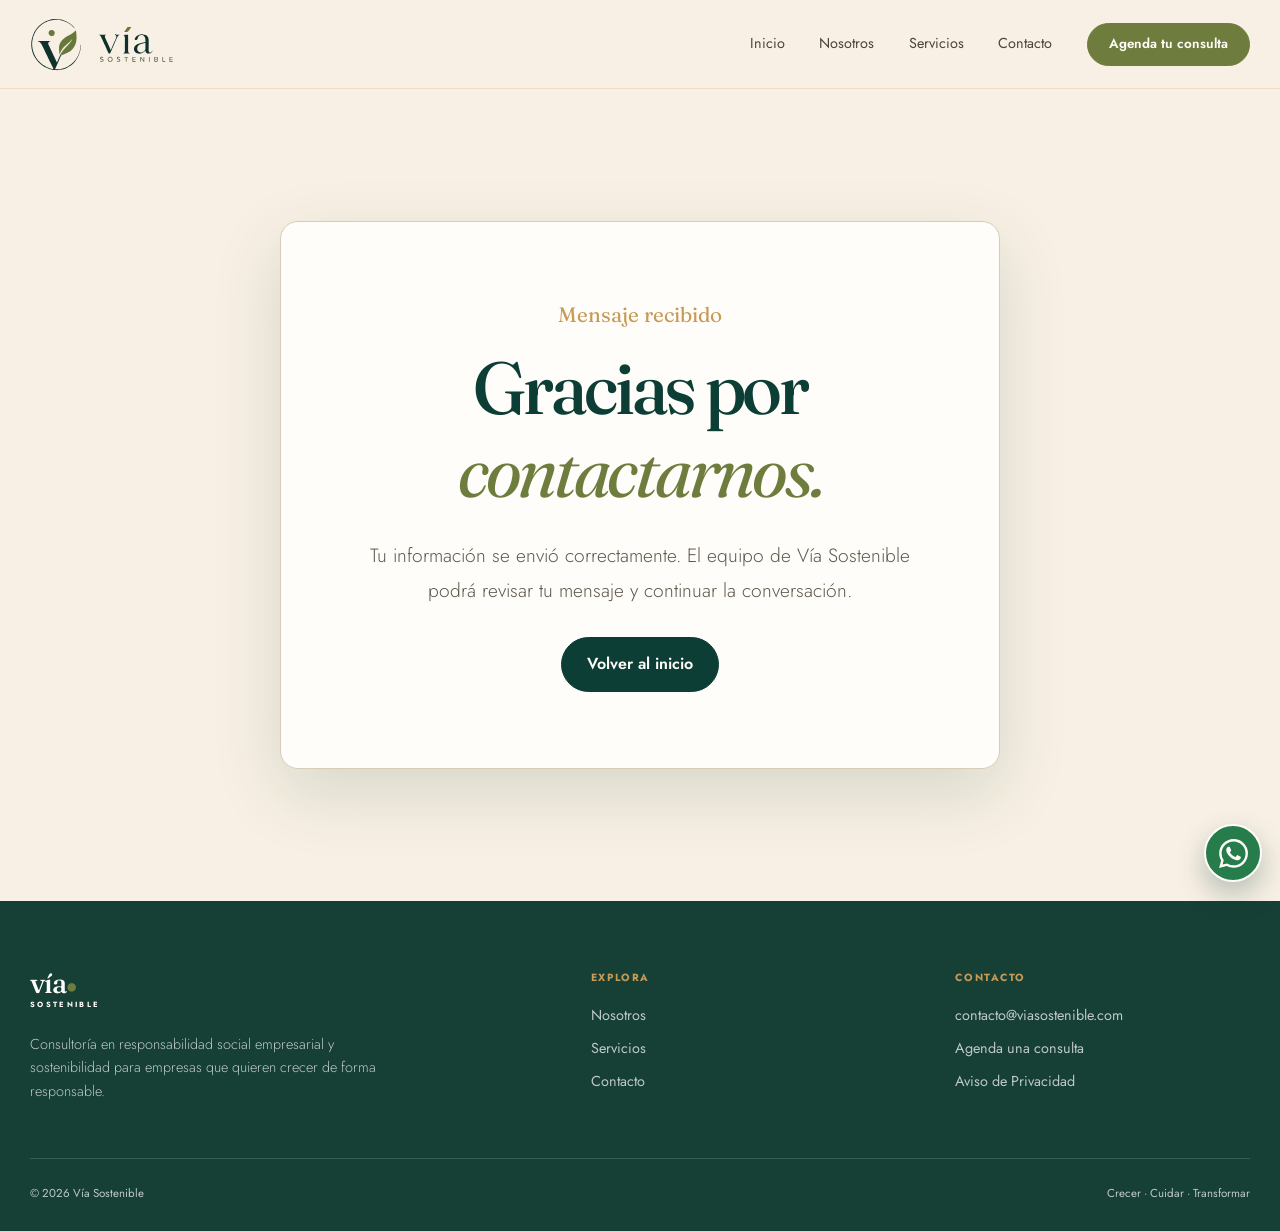
<file: via-sostenible-github-pages/gracias.html>
<!doctype html>
<html lang="es-MX">
<head>
  <meta charset="utf-8"><meta name="viewport" content="width=device-width, initial-scale=1">
  <title>Mensaje enviado | Vía Sostenible</title>
  <meta name="description" content="Confirmación de envío del formulario de contacto de Vía Sostenible.">
  <meta name="robots" content="noindex, nofollow"><meta name="theme-color" content="#f8f0e4">
  <link rel="icon" href="favicon.svg" type="image/svg+xml"><link rel="preconnect" href="https://fonts.googleapis.com"><link rel="preconnect" href="https://fonts.gstatic.com" crossorigin>
  <link href="https://fonts.googleapis.com/css2?family=Fraunces:ital,opsz,wght@0,9..144,400;0,9..144,500;0,9..144,600;1,9..144,400;1,9..144,500&amp;family=Jost:wght@300;400;500;600;700&amp;display=swap" rel="stylesheet"><link rel="stylesheet" href="assets/css/styles.css"><script src="assets/js/main.js" defer></script>
</head>
<body>
  <a class="skip-link" href="#contenido">Saltar al contenido principal</a>
  <header class="site-header"><div class="container nav"><a class="logo header-logo header-logo-parts" href="index.html" aria-label="Vía Sostenible, inicio"><img class="header-logo-part header-logo-symbol" src="assets/images/logo-final-v2.svg" width="52" height="53" alt=""><img class="header-logo-part header-logo-wordmark" src="assets/images/texto-via-sostenible-v2.svg" width="89" height="53" alt=""></a><button class="menu-toggle" type="button" aria-label="Abrir menú" aria-expanded="false" aria-controls="menu-principal"><span></span><span></span></button><nav class="nav-links" id="menu-principal" aria-label="Navegación principal"><a href="index.html">Inicio</a><a href="nosotros.html">Nosotros</a><a href="servicios.html">Servicios</a><a href="contacto.html">Contacto</a><a class="btn" href="contacto.html">Agenda tu consulta</a></nav></div></header>
  <main class="utility-page" id="contenido"><div class="utility-card"><p class="utility-code">Mensaje recibido</p><h1>Gracias por <em>contactarnos.</em></h1><p class="lead">Tu información se envió correctamente. El equipo de Vía Sostenible podrá revisar tu mensaje y continuar la conversación.</p><a class="btn" href="index.html">Volver al inicio</a></div></main>
  <footer><div class="container"><div class="footer-top"><div class="footer-brand"><a class="logo footer-logo" href="index.html" aria-label="Vía Sostenible, inicio"><span class="logo-main">vía<span class="logo-dot">●</span></span><span class="logo-sub">Sostenible</span></a><p class="footer-copy">Consultoría en responsabilidad social empresarial y sostenibilidad para empresas que quieren crecer de forma responsable.</p></div><div class="footer-col"><strong>Explora</strong><a href="nosotros.html">Nosotros</a><a href="servicios.html">Servicios</a><a href="contacto.html">Contacto</a></div><div class="footer-col"><strong>Contacto</strong><a href="mailto:contacto@viasostenible.com">contacto@viasostenible.com</a><a href="contacto.html">Agenda una consulta</a><a href="aviso-de-privacidad.html">Aviso de Privacidad</a></div></div><div class="footer-bottom"><span>© <span data-current-year>2026</span> Vía Sostenible</span><span>Crecer · Cuidar · Transformar</span></div></div></footer>
  <a class="whatsapp-float" href="https://wa.me/525519829687?text=Buen%20d%C3%ADa%2C%20me%20interesan%20sus%20servicios.%20Soy%2E%2E%2E" target="_blank" rel="noopener noreferrer" aria-label="Abrir conversación con Vía Sostenible en WhatsApp"><img src="assets/icons/whatsapp.svg" width="29" height="29" alt="" aria-hidden="true"></a>
</body>
</html>
</file>
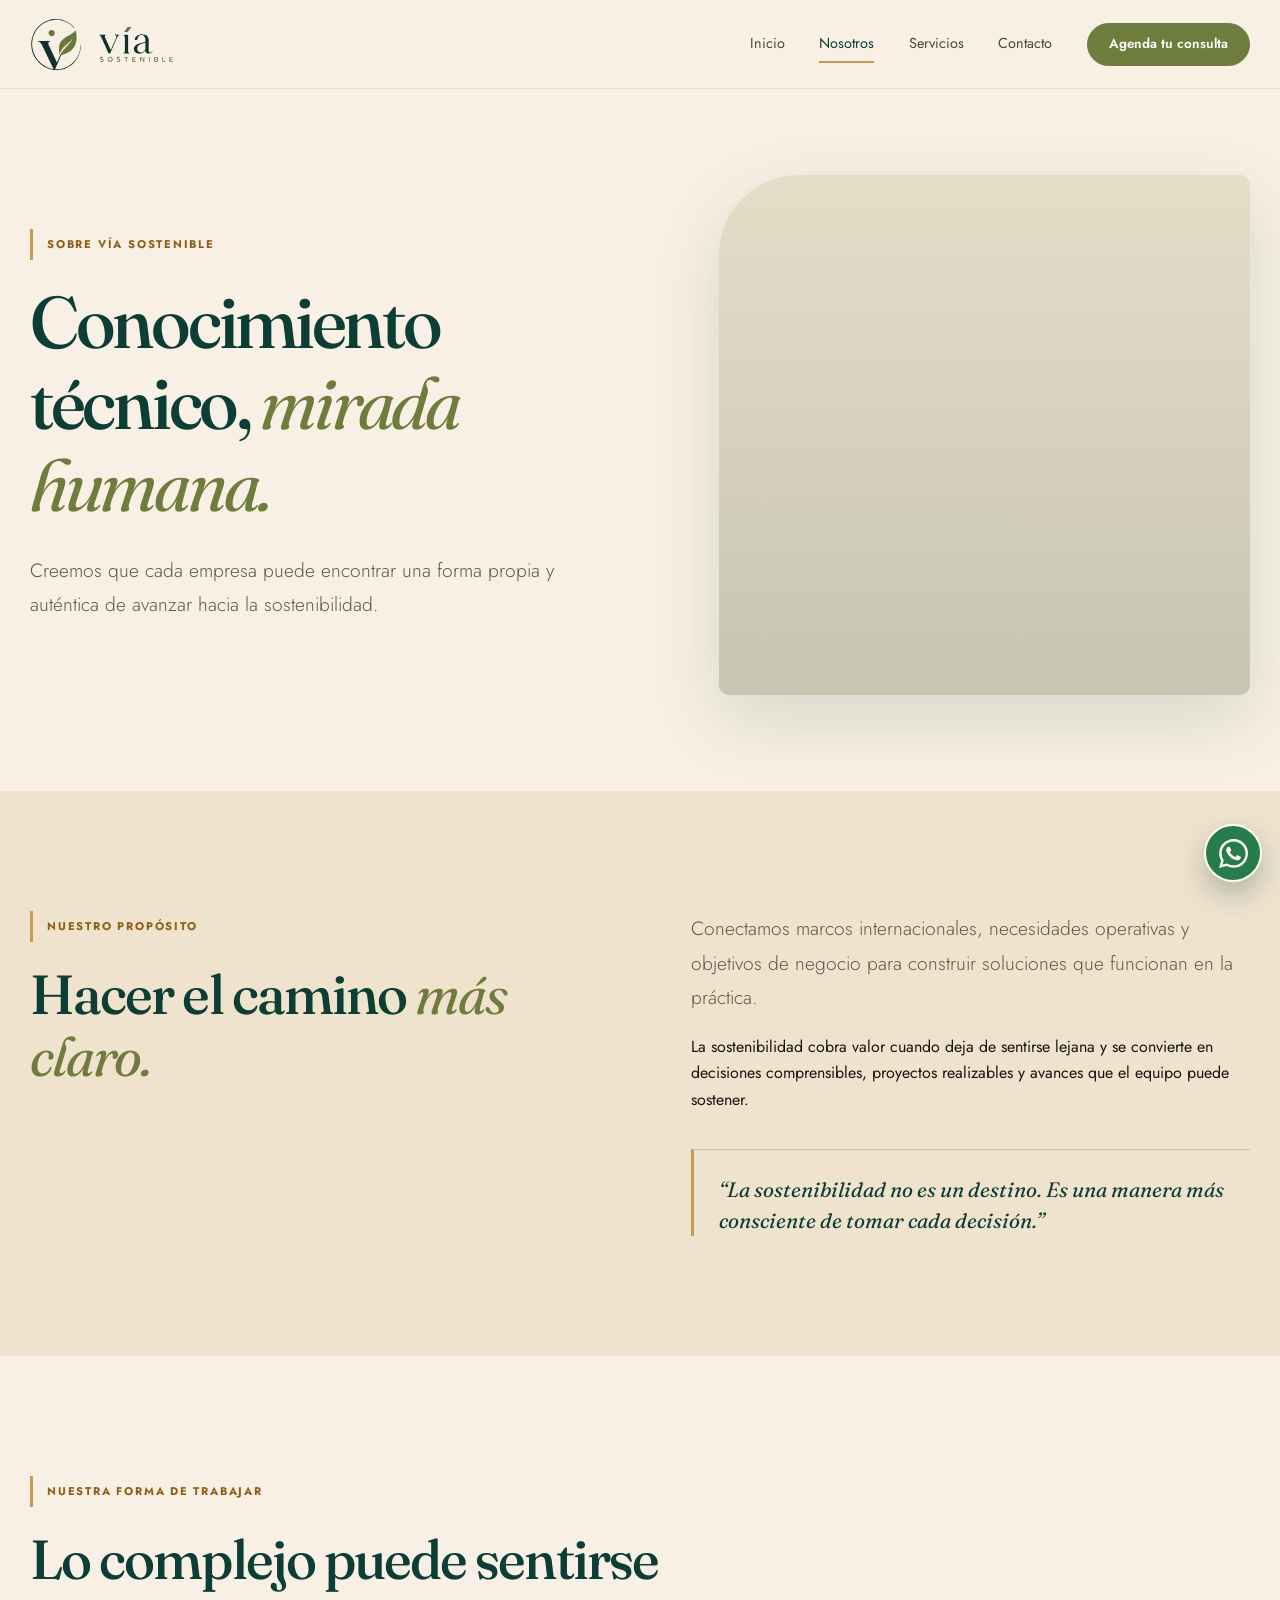
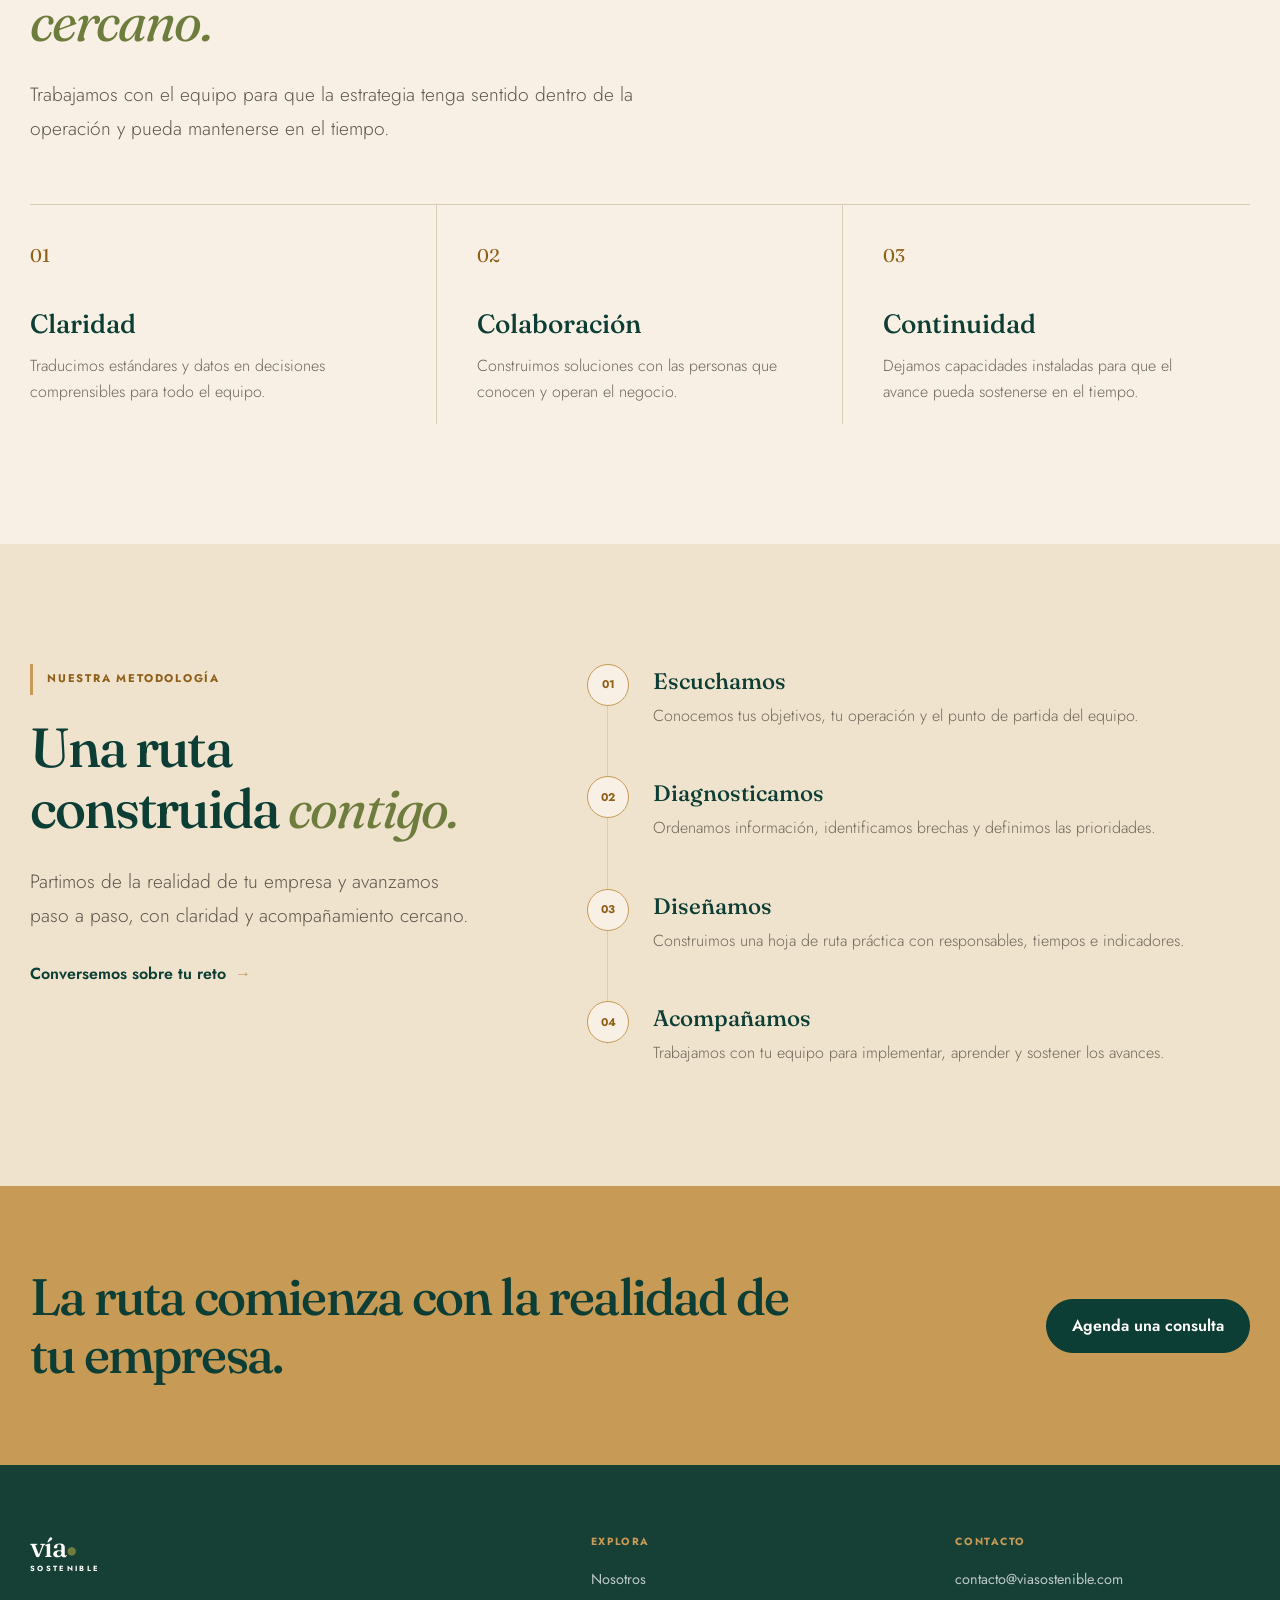
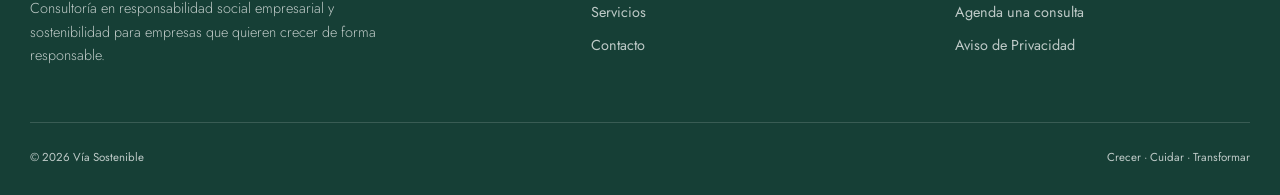
<file: via-sostenible-github-pages/nosotros.html>
<!doctype html>
<html lang="es-MX">
<head>
  <meta charset="utf-8">
  <meta name="viewport" content="width=device-width, initial-scale=1">
  <title>Nosotros | Vía Sostenible</title>
  <meta name="description" content="Conoce el enfoque de Vía Sostenible: conocimiento técnico, claridad y colaboración para avanzar con tu empresa.">
  <link rel="canonical" href="https://dominio-pendiente.example/nosotros.html">
  <meta name="robots" content="noindex, nofollow"><meta name="theme-color" content="#f8f0e4">
  <meta property="og:locale" content="es_MX"><meta property="og:type" content="website"><meta property="og:site_name" content="Vía Sostenible">
  <meta property="og:title" content="Nosotros | Vía Sostenible"><meta property="og:description" content="Una forma clara, colaborativa y cercana de acompañar la sostenibilidad empresarial."><meta property="og:url" content="https://dominio-pendiente.example/nosotros.html">
  <meta name="twitter:card" content="summary"><meta name="twitter:title" content="Nosotros | Vía Sostenible"><meta name="twitter:description" content="Conocimiento técnico y mirada humana para construir soluciones sostenibles que funcionan en la práctica.">
  <link rel="icon" href="favicon.svg" type="image/svg+xml">
  <link rel="preconnect" href="https://fonts.googleapis.com"><link rel="preconnect" href="https://fonts.gstatic.com" crossorigin>
  <link href="https://fonts.googleapis.com/css2?family=Fraunces:ital,opsz,wght@0,9..144,400;0,9..144,500;0,9..144,600;1,9..144,400;1,9..144,500&amp;family=Jost:wght@300;400;500;600;700&amp;display=swap" rel="stylesheet">
  <link rel="stylesheet" href="assets/css/styles.css">
  <script type="application/ld+json">{"@context":"https://schema.org","@type":"AboutPage","name":"Nosotros | Vía Sostenible","url":"https://dominio-pendiente.example/nosotros.html","isPartOf":{"@type":"WebSite","name":"Vía Sostenible","url":"https://dominio-pendiente.example/"},"about":{"@type":"Organization","name":"Vía Sostenible","legalName":"Vía Sostenible S.A.S."}}</script>
  <script src="assets/js/main.js" defer></script>
</head>
<body>
  <a class="skip-link" href="#contenido">Saltar al contenido principal</a>
  <header class="site-header"><div class="container nav">
    <a class="logo header-logo header-logo-parts" href="index.html" aria-label="Vía Sostenible, inicio"><img class="header-logo-part header-logo-symbol" src="assets/images/logo-final-v2.svg" width="52" height="53" alt=""><img class="header-logo-part header-logo-wordmark" src="assets/images/texto-via-sostenible-v2.svg" width="89" height="53" alt=""></a>
    <button class="menu-toggle" type="button" aria-label="Abrir menú" aria-expanded="false" aria-controls="menu-principal"><span></span><span></span></button>
    <nav class="nav-links" id="menu-principal" aria-label="Navegación principal"><a href="index.html">Inicio</a><a href="nosotros.html" aria-current="page">Nosotros</a><a href="servicios.html">Servicios</a><a href="contacto.html">Contacto</a><a class="btn" href="contacto.html">Agenda tu consulta</a></nav>
  </div></header>
  <main id="contenido">
    <section class="page-hero">
      <div class="container page-hero-grid">
        <div class="page-hero-copy reveal"><p class="eyebrow">Sobre Vía Sostenible</p><h1>Conocimiento técnico, <em>mirada humana.</em></h1><p class="lead">Creemos que cada empresa puede encontrar una forma propia y auténtica de avanzar hacia la sostenibilidad.</p></div>
        <div class="page-hero-photo reveal" role="img" aria-label="Sendero que atraviesa un bosque verde"></div>
      </div>
    </section>

    <section class="soft-section" aria-labelledby="camino-claro">
      <div class="container split-section reveal">
        <div><p class="eyebrow">Nuestro propósito</p><h2 id="camino-claro">Hacer el camino <em>más claro.</em></h2></div>
        <div><p class="lead">Conectamos marcos internacionales, necesidades operativas y objetivos de negocio para construir soluciones que funcionan en la práctica.</p><p>La sostenibilidad cobra valor cuando deja de sentirse lejana y se convierte en decisiones comprensibles, proyectos realizables y avances que el equipo puede sostener.</p><div class="about-note">“La sostenibilidad no es un destino. Es una manera más consciente de tomar cada decisión.”</div></div>
      </div>
    </section>

    <section aria-labelledby="principios-titulo">
      <div class="container">
        <div class="section-head reveal"><p class="eyebrow">Nuestra forma de trabajar</p><h2 id="principios-titulo">Lo complejo puede sentirse <em>cercano.</em></h2><p class="lead">Trabajamos con el equipo para que la estrategia tenga sentido dentro de la operación y pueda mantenerse en el tiempo.</p></div>
        <div class="principles-grid reveal">
          <article class="principle"><span>01</span><h3>Claridad</h3><p>Traducimos estándares y datos en decisiones comprensibles para todo el equipo.</p></article>
          <article class="principle"><span>02</span><h3>Colaboración</h3><p>Construimos soluciones con las personas que conocen y operan el negocio.</p></article>
          <article class="principle"><span>03</span><h3>Continuidad</h3><p>Dejamos capacidades instaladas para que el avance pueda sostenerse en el tiempo.</p></article>
        </div>
      </div>
    </section>

    <section class="soft-section" id="metodologia" aria-labelledby="metodologia-titulo">
      <div class="container route-grid">
        <div class="route-intro reveal"><p class="eyebrow">Nuestra metodología</p><h2 id="metodologia-titulo">Una ruta construida <em>contigo.</em></h2><p class="lead">Partimos de la realidad de tu empresa y avanzamos paso a paso, con claridad y acompañamiento cercano.</p><a class="text-link" href="contacto.html">Conversemos sobre tu reto <span aria-hidden="true">→</span></a></div>
        <div class="steps reveal">
          <article class="step"><span class="step-mark">01</span><div><h3>Escuchamos</h3><p>Conocemos tus objetivos, tu operación y el punto de partida del equipo.</p></div></article>
          <article class="step"><span class="step-mark">02</span><div><h3>Diagnosticamos</h3><p>Ordenamos información, identificamos brechas y definimos las prioridades.</p></div></article>
          <article class="step"><span class="step-mark">03</span><div><h3>Diseñamos</h3><p>Construimos una hoja de ruta práctica con responsables, tiempos e indicadores.</p></div></article>
          <article class="step"><span class="step-mark">04</span><div><h3>Acompañamos</h3><p>Trabajamos con tu equipo para implementar, aprender y sostener los avances.</p></div></article>
        </div>
      </div>
    </section>

    <section class="cta-band" aria-labelledby="cta-nosotros"><div class="container cta-inner reveal"><h2 id="cta-nosotros">La ruta comienza con la realidad de tu empresa.</h2><a class="btn" href="contacto.html">Agenda una consulta</a></div></section>
  </main>
  <footer><div class="container"><div class="footer-top"><div class="footer-brand"><a class="logo footer-logo" href="index.html" aria-label="Vía Sostenible, inicio"><span class="logo-main">vía<span class="logo-dot">●</span></span><span class="logo-sub">Sostenible</span></a><p class="footer-copy">Consultoría en responsabilidad social empresarial y sostenibilidad para empresas que quieren crecer de forma responsable.</p></div><div class="footer-col"><strong>Explora</strong><a href="nosotros.html">Nosotros</a><a href="servicios.html">Servicios</a><a href="contacto.html">Contacto</a></div><div class="footer-col"><strong>Contacto</strong><a href="mailto:contacto@viasostenible.com">contacto@viasostenible.com</a><a href="contacto.html">Agenda una consulta</a><a href="aviso-de-privacidad.html">Aviso de Privacidad</a></div></div><div class="footer-bottom"><span>© <span data-current-year>2026</span> Vía Sostenible</span><span>Crecer · Cuidar · Transformar</span></div></div></footer>
  <a class="whatsapp-float" href="https://wa.me/525519829687?text=Buen%20d%C3%ADa%2C%20me%20interesan%20sus%20servicios.%20Soy%2E%2E%2E" target="_blank" rel="noopener noreferrer" aria-label="Abrir conversación con Vía Sostenible en WhatsApp"><img src="assets/icons/whatsapp.svg" width="29" height="29" alt="" aria-hidden="true"></a>
</body>
</html>
</file>
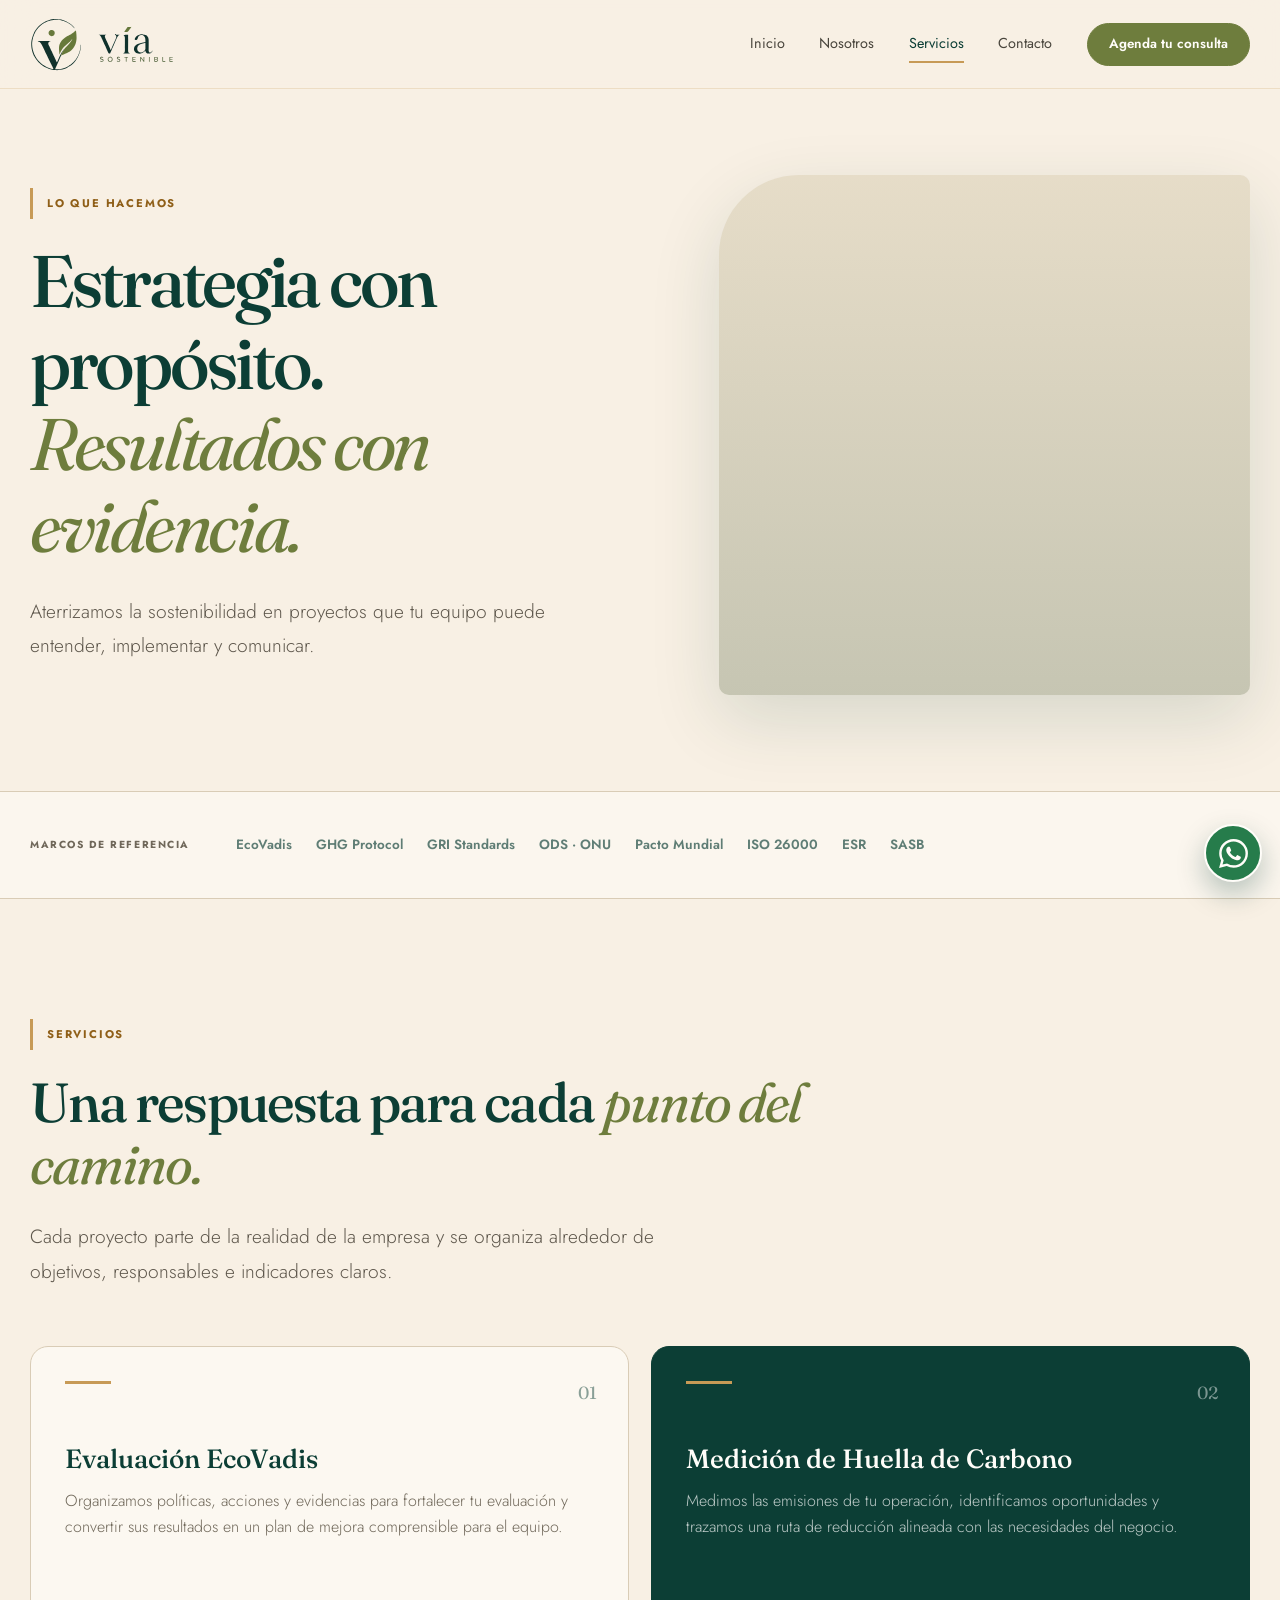
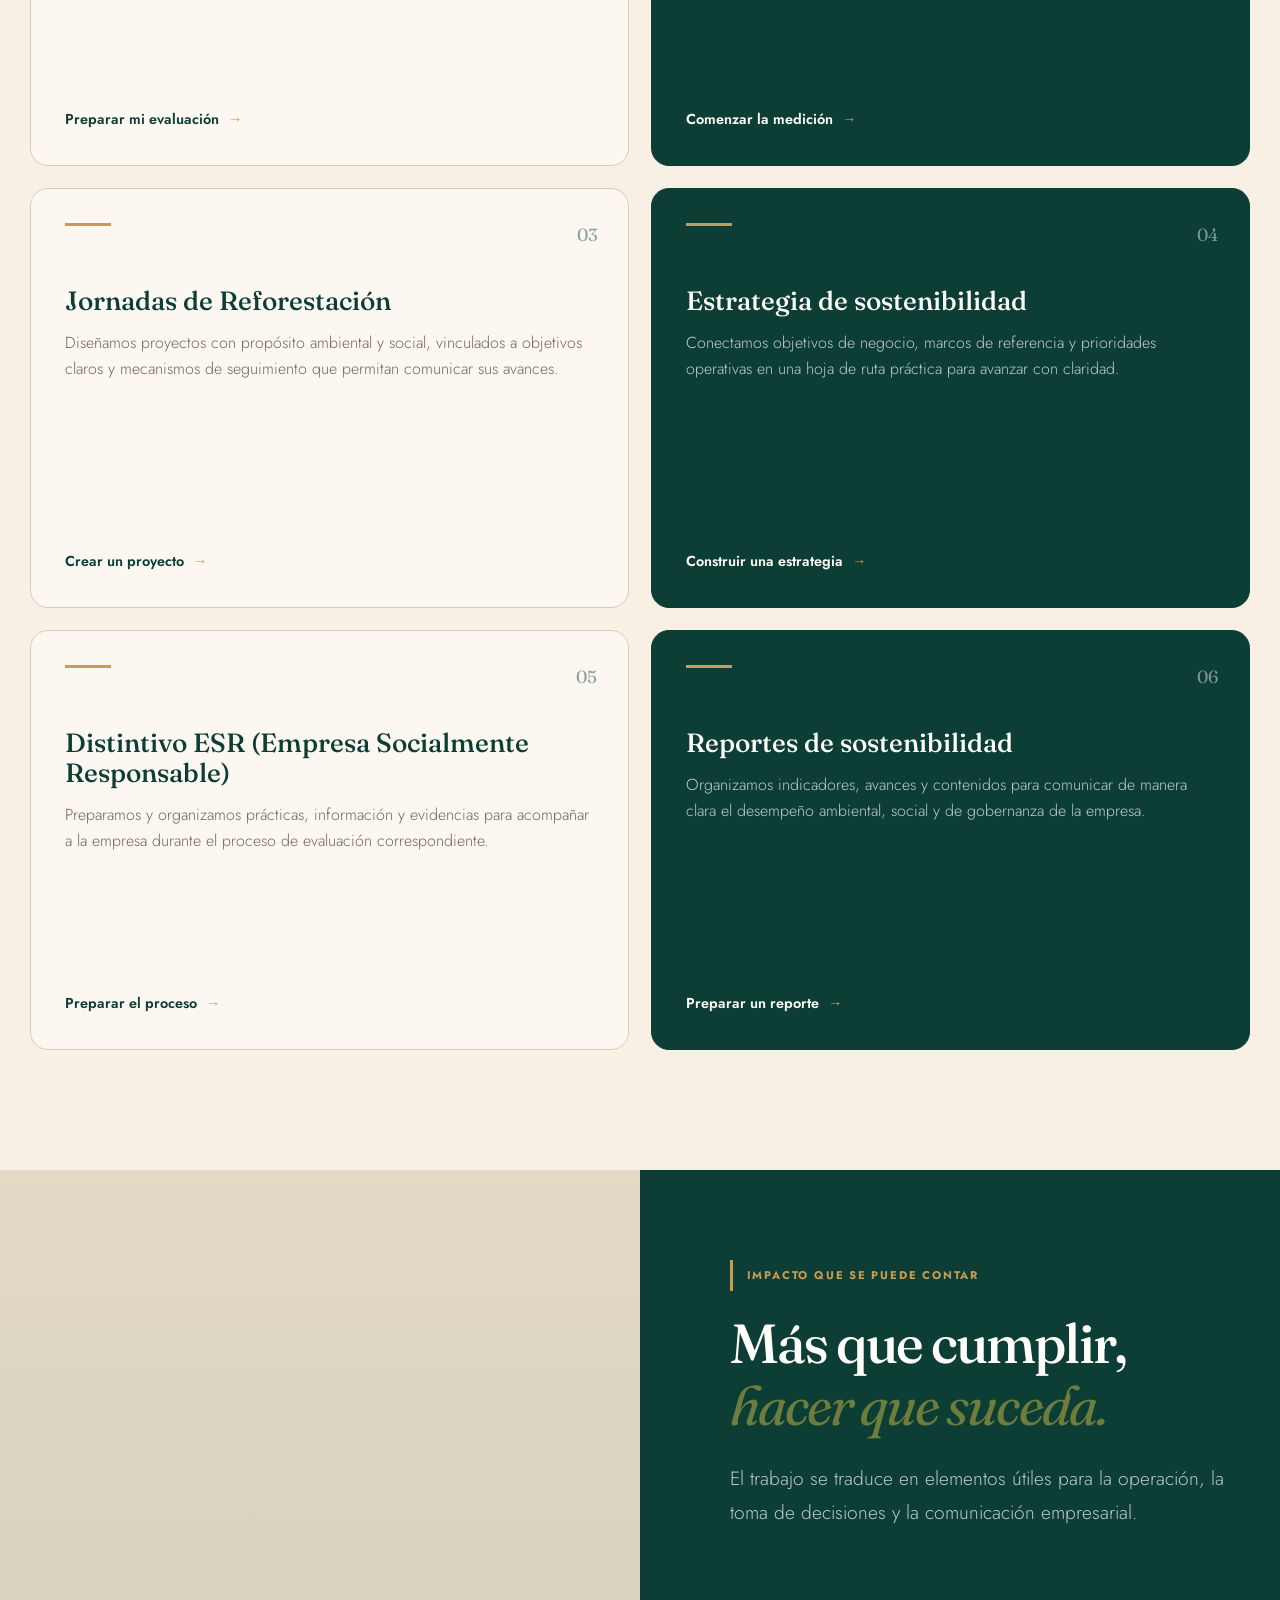
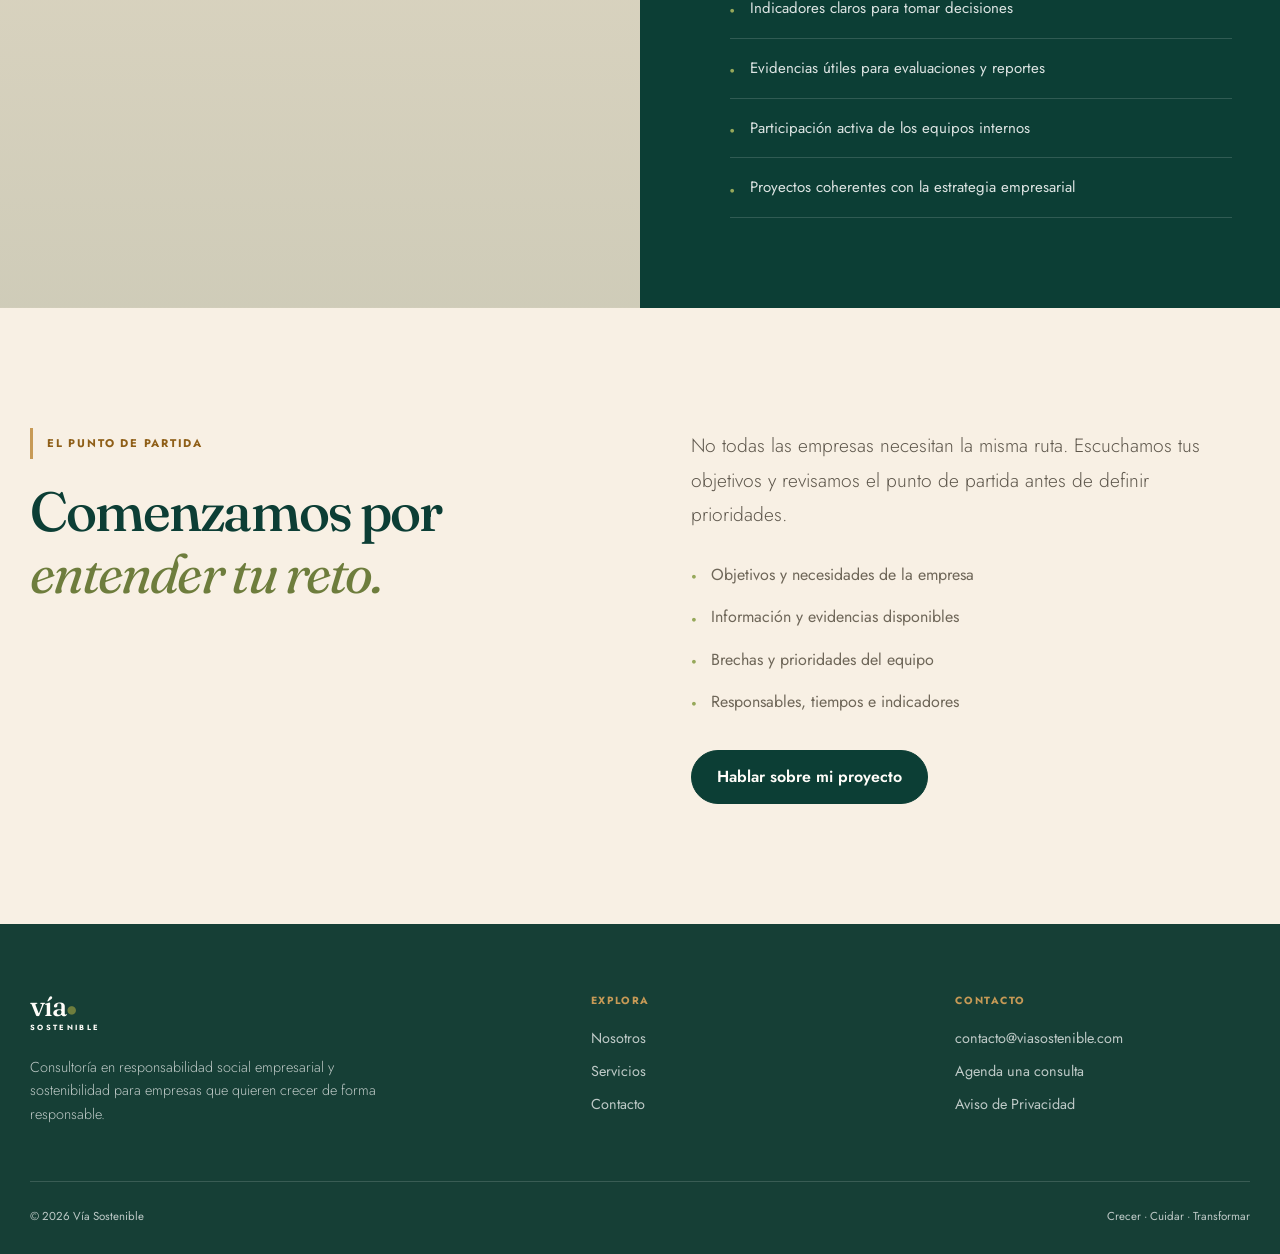
<file: via-sostenible-github-pages/servicios.html>
<!doctype html>
<html lang="es-MX">
<head>
  <meta charset="utf-8"><meta name="viewport" content="width=device-width, initial-scale=1">
  <title>Servicios de sostenibilidad para empresas | Vía Sostenible</title>
  <meta name="description" content="Servicios para empresas mexicanas: EcoVadis, Distintivo ESR, medición de huella de carbono, reportes de sostenibilidad, jornadas de reforestación y estrategia.">
  <link rel="canonical" href="https://dominio-pendiente.example/servicios.html"><meta name="robots" content="noindex, nofollow"><meta name="theme-color" content="#f8f0e4">
  <meta property="og:locale" content="es_MX"><meta property="og:type" content="website"><meta property="og:site_name" content="Vía Sostenible"><meta property="og:title" content="Servicios de sostenibilidad | Vía Sostenible"><meta property="og:description" content="Proyectos de sostenibilidad que tu equipo puede entender, implementar y comunicar."><meta property="og:url" content="https://dominio-pendiente.example/servicios.html">
  <meta name="twitter:card" content="summary"><meta name="twitter:title" content="Servicios de sostenibilidad | Vía Sostenible"><meta name="twitter:description" content="EcoVadis, Distintivo ESR, medición de huella de carbono, reportes, jornadas de reforestación y estrategia para empresas.">
  <link rel="icon" href="favicon.svg" type="image/svg+xml"><link rel="preconnect" href="https://fonts.googleapis.com"><link rel="preconnect" href="https://fonts.gstatic.com" crossorigin>
  <link href="https://fonts.googleapis.com/css2?family=Fraunces:ital,opsz,wght@0,9..144,400;0,9..144,500;0,9..144,600;1,9..144,400;1,9..144,500&amp;family=Jost:wght@300;400;500;600;700&amp;display=swap" rel="stylesheet"><link rel="stylesheet" href="assets/css/styles.css">
  <script type="application/ld+json">{"@context":"https://schema.org","@type":"ItemList","name":"Servicios de Vía Sostenible","url":"https://dominio-pendiente.example/servicios.html","itemListElement":[{"@type":"ListItem","position":1,"item":{"@type":"Service","name":"Evaluación EcoVadis","provider":{"@type":"Organization","name":"Vía Sostenible"}}},{"@type":"ListItem","position":2,"item":{"@type":"Service","name":"Medición de Huella de Carbono","provider":{"@type":"Organization","name":"Vía Sostenible"}}},{"@type":"ListItem","position":3,"item":{"@type":"Service","name":"Jornadas de Reforestación","provider":{"@type":"Organization","name":"Vía Sostenible"}}},{"@type":"ListItem","position":4,"item":{"@type":"Service","name":"Estrategia de sostenibilidad","provider":{"@type":"Organization","name":"Vía Sostenible"}}},{"@type":"ListItem","position":5,"item":{"@type":"Service","name":"Distintivo ESR (Empresa Socialmente Responsable)","provider":{"@type":"Organization","name":"Vía Sostenible"}}},{"@type":"ListItem","position":6,"item":{"@type":"Service","name":"Reportes de sostenibilidad","provider":{"@type":"Organization","name":"Vía Sostenible"}}}]}</script>
  <script src="assets/js/main.js" defer></script>
</head>
<body>
  <a class="skip-link" href="#contenido">Saltar al contenido principal</a>
  <header class="site-header"><div class="container nav"><a class="logo header-logo header-logo-parts" href="index.html" aria-label="Vía Sostenible, inicio"><img class="header-logo-part header-logo-symbol" src="assets/images/logo-final-v2.svg" width="52" height="53" alt=""><img class="header-logo-part header-logo-wordmark" src="assets/images/texto-via-sostenible-v2.svg" width="89" height="53" alt=""></a><button class="menu-toggle" type="button" aria-label="Abrir menú" aria-expanded="false" aria-controls="menu-principal"><span></span><span></span></button><nav class="nav-links" id="menu-principal" aria-label="Navegación principal"><a href="index.html">Inicio</a><a href="nosotros.html">Nosotros</a><a href="servicios.html" aria-current="page">Servicios</a><a href="contacto.html">Contacto</a><a class="btn" href="contacto.html">Agenda tu consulta</a></nav></div></header>
  <main id="contenido">
    <section class="page-hero"><div class="container page-hero-grid"><div class="page-hero-copy reveal"><p class="eyebrow">Lo que hacemos</p><h1>Estrategia con propósito. <em>Resultados con evidencia.</em></h1><p class="lead">Aterrizamos la sostenibilidad en proyectos que tu equipo puede entender, implementar y comunicar.</p></div><div class="page-hero-photo services-photo reveal" role="img" aria-label="Vegetación verde como referencia de conservación ambiental"></div></div></section>
    <div class="standards" aria-label="Marcos y metodologías de referencia"><div class="container standards-inner"><span class="standards-label">Marcos de referencia</span><div class="standards-list standards-list-expanded"><span>EcoVadis</span><span>GHG Protocol</span><span>GRI Standards</span><span>ODS · ONU</span><span>Pacto Mundial</span><span>ISO 26000</span><span>ESR</span><span>SASB</span></div></div></div>

    <section aria-labelledby="servicios-listado"><div class="container"><div class="section-head reveal"><p class="eyebrow">Servicios</p><h2 id="servicios-listado">Una respuesta para cada <em>punto del camino.</em></h2><p class="lead">Cada proyecto parte de la realidad de la empresa y se organiza alrededor de objetivos, responsables e indicadores claros.</p></div>
      <div class="service-grid four reveal">
        <article class="service-card" id="ecovadis"><span class="service-number">01</span><h3>Evaluación EcoVadis</h3><p>Organizamos políticas, acciones y evidencias para fortalecer tu evaluación y convertir sus resultados en un plan de mejora comprensible para el equipo.</p><a class="text-link" href="contacto.html?servicio=Evaluación%20EcoVadis">Preparar mi evaluación <span aria-hidden="true">→</span></a></article>
        <article class="service-card featured" id="huella-carbono"><span class="service-number">02</span><h3>Medición de Huella de Carbono</h3><p>Medimos las emisiones de tu operación, identificamos oportunidades y trazamos una ruta de reducción alineada con las necesidades del negocio.</p><a class="text-link" href="contacto.html?servicio=Medici%C3%B3n%20de%20Huella%20de%20Carbono">Comenzar la medición <span aria-hidden="true">→</span></a></article>
        <article class="service-card" id="reforestacion"><span class="service-number">03</span><h3>Jornadas de Reforestación</h3><p>Diseñamos proyectos con propósito ambiental y social, vinculados a objetivos claros y mecanismos de seguimiento que permitan comunicar sus avances.</p><a class="text-link" href="contacto.html?servicio=Jornadas%20de%20Reforestaci%C3%B3n">Crear un proyecto <span aria-hidden="true">→</span></a></article>
        <article class="service-card featured" id="estrategia"><span class="service-number">04</span><h3>Estrategia de sostenibilidad</h3><p>Conectamos objetivos de negocio, marcos de referencia y prioridades operativas en una hoja de ruta práctica para avanzar con claridad.</p><a class="text-link" href="contacto.html?servicio=Estrategia%20de%20sostenibilidad">Construir una estrategia <span aria-hidden="true">→</span></a></article>
        <article class="service-card" id="distintivo-esr"><span class="service-number">05</span><h3>Distintivo ESR (Empresa Socialmente Responsable)</h3><p>Preparamos y organizamos prácticas, información y evidencias para acompañar a la empresa durante el proceso de evaluación correspondiente.</p><a class="text-link" href="contacto.html?servicio=Distintivo%20ESR%20%28Empresa%20Socialmente%20Responsable%29">Preparar el proceso <span aria-hidden="true">→</span></a></article>
        <article class="service-card featured" id="reportes-sostenibilidad"><span class="service-number">06</span><h3>Reportes de sostenibilidad</h3><p>Organizamos indicadores, avances y contenidos para comunicar de manera clara el desempeño ambiental, social y de gobernanza de la empresa.</p><a class="text-link" href="contacto.html?servicio=Reportes%20de%20sostenibilidad">Preparar un reporte <span aria-hidden="true">→</span></a></article>
      </div>
    </div></section>

    <section class="impact" aria-labelledby="valor-servicios"><div class="impact-wrap"><div class="impact-photo reveal" role="img" aria-label="Vegetación de un entorno natural conservado"></div><div class="impact-copy reveal"><p class="eyebrow">Impacto que se puede contar</p><h2 id="valor-servicios">Más que cumplir, <em>hacer que suceda.</em></h2><p class="lead">El trabajo se traduce en elementos útiles para la operación, la toma de decisiones y la comunicación empresarial.</p><ul class="impact-points"><li>Indicadores claros para tomar decisiones</li><li>Evidencias útiles para evaluaciones y reportes</li><li>Participación activa de los equipos internos</li><li>Proyectos coherentes con la estrategia empresarial</li></ul></div></div></section>

    <section aria-labelledby="servicio-comenzar"><div class="container split-section reveal"><div><p class="eyebrow">El punto de partida</p><h2 id="servicio-comenzar">Comenzamos por <em>entender tu reto.</em></h2></div><div><p class="lead">No todas las empresas necesitan la misma ruta. Escuchamos tus objetivos y revisamos el punto de partida antes de definir prioridades.</p><ul class="check-list"><li>Objetivos y necesidades de la empresa</li><li>Información y evidencias disponibles</li><li>Brechas y prioridades del equipo</li><li>Responsables, tiempos e indicadores</li></ul><p class="service-cta"><a class="btn" href="contacto.html">Hablar sobre mi proyecto</a></p></div></div></section>
  </main>
  <footer><div class="container"><div class="footer-top"><div class="footer-brand"><a class="logo footer-logo" href="index.html" aria-label="Vía Sostenible, inicio"><span class="logo-main">vía<span class="logo-dot">●</span></span><span class="logo-sub">Sostenible</span></a><p class="footer-copy">Consultoría en responsabilidad social empresarial y sostenibilidad para empresas que quieren crecer de forma responsable.</p></div><div class="footer-col"><strong>Explora</strong><a href="nosotros.html">Nosotros</a><a href="servicios.html">Servicios</a><a href="contacto.html">Contacto</a></div><div class="footer-col"><strong>Contacto</strong><a href="mailto:contacto@viasostenible.com">contacto@viasostenible.com</a><a href="contacto.html">Agenda una consulta</a><a href="aviso-de-privacidad.html">Aviso de Privacidad</a></div></div><div class="footer-bottom"><span>© <span data-current-year>2026</span> Vía Sostenible</span><span>Crecer · Cuidar · Transformar</span></div></div></footer>
  <a class="whatsapp-float" href="https://wa.me/525519829687?text=Buen%20d%C3%ADa%2C%20me%20interesan%20sus%20servicios.%20Soy%2E%2E%2E" target="_blank" rel="noopener noreferrer" aria-label="Abrir conversación con Vía Sostenible en WhatsApp"><img src="assets/icons/whatsapp.svg" width="29" height="29" alt="" aria-hidden="true"></a>
</body>
</html>
</file>
<file: via-sostenible-github-pages/assets/css/styles.css>
:root {
  --forest: #0c3e35;
  --pine: #163f36;
  --moss: #6e7d3d;
  --solar: #96a85a;
  --ivory: #f8f0e4;
  --linen: #efe3ce;
  --gold: #c79a56;
  --taupe: #6f6759;
  --carbon: #17160f;
  --white: #fffdf9;
  --error: #9b2c2c;
  --line: #d9ccb6;
  --max: 1220px;
  --radius: 18px;
  --shadow: 0 24px 70px rgba(12, 62, 53, 0.14);
}

*,
*::before,
*::after {
  box-sizing: border-box;
}

html {
  scroll-behavior: smooth;
  scroll-padding-top: 100px;
}

body {
  margin: 0;
  overflow-x: hidden;
  background: var(--ivory);
  color: var(--carbon);
  font-family: "Jost", sans-serif;
  font-size: 1rem;
  line-height: 1.65;
  -webkit-font-smoothing: antialiased;
}

body.menu-open {
  overflow: hidden;
}

a {
  color: inherit;
  text-decoration: none;
}

button,
input,
textarea,
select {
  font: inherit;
}

img {
  display: block;
  max-width: 100%;
}

h1,
h2,
h3,
p {
  margin-top: 0;
}

h1,
h2,
h3 {
  color: var(--forest);
  font-family: "Fraunces", serif;
  font-weight: 500;
  line-height: 1.12;
}

h1 {
  margin-bottom: 26px;
  font-size: clamp(3.2rem, 6vw, 6rem);
  letter-spacing: -0.045em;
}

h2 {
  margin-bottom: 24px;
  font-size: clamp(2.45rem, 4.3vw, 4.45rem);
  letter-spacing: -0.035em;
}

h3 {
  margin-bottom: 14px;
  font-size: 1.65rem;
}

em {
  color: var(--moss);
  font-weight: 400;
}

.container {
  width: min(calc(100% - 48px), var(--max));
  margin-inline: auto;
}

.narrow {
  width: min(calc(100% - 48px), 880px);
  margin-inline: auto;
}

.skip-link {
  position: fixed;
  top: 10px;
  left: 10px;
  z-index: 1000;
  padding: 10px 16px;
  border-radius: 8px;
  background: var(--white);
  color: var(--forest);
  font-weight: 700;
  transform: translateY(-150%);
}

.skip-link:focus {
  transform: none;
}

.lead {
  color: #5e574c;
  font-size: clamp(1.05rem, 1.5vw, 1.22rem);
  font-weight: 300;
  line-height: 1.8;
}

.eyebrow {
  display: inline-flex;
  min-height: 31px;
  align-items: center;
  margin: 0 0 22px;
  padding-left: 14px;
  border-left: 3px solid var(--gold);
  color: #8f5f18;
  font-size: 0.7rem;
  font-weight: 700;
  letter-spacing: 0.16em;
  line-height: 1.35;
  text-transform: uppercase;
}

.btn {
  display: inline-flex;
  min-height: 52px;
  align-items: center;
  justify-content: center;
  padding: 13px 25px;
  border: 1px solid var(--forest);
  border-radius: 999px;
  background: var(--forest);
  color: var(--white);
  cursor: pointer;
  font-weight: 600;
  text-align: center;
  transition: transform 0.2s ease, background 0.2s ease, box-shadow 0.2s ease;
}

.btn:hover {
  transform: translateY(-2px);
  background: var(--pine);
  box-shadow: 0 10px 24px rgba(12, 62, 53, 0.14);
}

.btn-outline {
  border-color: var(--gold);
  background: transparent;
  color: var(--forest);
}

.btn-outline:hover {
  background: var(--gold);
  color: var(--white);
}

.text-link {
  display: inline-flex;
  align-items: center;
  gap: 9px;
  color: var(--forest);
  font-weight: 600;
}

.text-link span {
  color: var(--gold);
  transition: transform 0.2s ease;
}

.text-link:hover span {
  transform: translateX(4px);
}

.btn:focus-visible,
a:focus-visible,
button:focus-visible,
input:focus-visible,
textarea:focus-visible,
select:focus-visible {
  outline: 3px solid rgba(199, 154, 86, 0.65);
  outline-offset: 3px;
}

.site-header {
  position: sticky;
  top: 0;
  z-index: 50;
  border-bottom: 1px solid rgba(199, 154, 86, 0.22);
  background: rgba(248, 240, 228, 0.94);
  backdrop-filter: blur(16px);
}

.nav {
  display: flex;
  min-height: 88px;
  align-items: center;
  justify-content: space-between;
  gap: 32px;
}

.logo {
  flex: 0 0 auto;
  color: var(--forest);
  line-height: 1;
}

.header-logo {
  display: block;
  width: 156px;
}

.header-logo-image {
  display: block;
  width: 100%;
  height: auto;
}

.header-logo-parts {
  display: flex;
  width: auto;
  align-items: center;
  gap: 8px;
}

.header-logo-part {
  display: block;
  width: auto;
  height: 53px;
}

.logo-main {
  display: block;
  font-family: "Fraunces", serif;
  font-size: 1.76rem;
  font-weight: 500;
  letter-spacing: -0.04em;
}

.logo-dot {
  color: var(--moss);
  font-size: 0.7em;
}

.logo-sub {
  display: block;
  margin-top: 4px;
  font-size: 0.47rem;
  font-weight: 700;
  letter-spacing: 0.31em;
  text-transform: uppercase;
}

.nav-links {
  display: flex;
  align-items: center;
  gap: clamp(20px, 2.7vw, 38px);
}

.nav-links a:not(.btn) {
  position: relative;
  color: #49453c;
  font-size: 0.9rem;
}

.nav-links a:not(.btn)::after {
  position: absolute;
  right: 0;
  bottom: -7px;
  left: 0;
  height: 2px;
  background: var(--gold);
  content: "";
  transform: scaleX(0);
  transition: transform 0.2s ease;
}

.nav-links a:not(.btn):hover,
.nav-links a[aria-current="page"] {
  color: var(--forest);
}

.nav-links a:not(.btn):hover::after,
.nav-links a[aria-current="page"]::after {
  transform: scaleX(1);
}

.nav .btn {
  min-height: 43px;
  padding: 9px 21px;
  border-color: var(--moss);
  background: var(--moss);
  font-size: 0.84rem;
}

.menu-toggle {
  display: none;
  width: 48px;
  height: 48px;
  padding: 0;
  border: 0;
  background: transparent;
  cursor: pointer;
}

.menu-toggle span {
  display: block;
  width: 25px;
  height: 2px;
  margin: 6px auto;
  background: var(--forest);
  transition: transform 0.2s ease;
}

.menu-toggle[aria-expanded="true"] span:first-child {
  transform: translateY(4px) rotate(45deg);
}

.menu-toggle[aria-expanded="true"] span:last-child {
  transform: translateY(-4px) rotate(-45deg);
}

section {
  padding: 120px 0;
}

.hero {
  position: relative;
  padding: 70px 0 84px;
}

.hero::before {
  position: absolute;
  top: 10%;
  left: -260px;
  width: 480px;
  height: 480px;
  border-radius: 50%;
  background: rgba(199, 154, 86, 0.08);
  content: "";
  pointer-events: none;
}

.hero-grid {
  display: grid;
  min-height: 650px;
  grid-template-columns: 0.94fr 1.06fr;
  align-items: center;
  gap: clamp(52px, 7vw, 110px);
}

.hero-copy {
  position: relative;
  z-index: 1;
}

.hero-copy .lead {
  max-width: 550px;
  margin-bottom: 34px;
}

.hero-actions {
  display: flex;
  flex-wrap: wrap;
  gap: 12px;
}

.hero-visual {
  position: relative;
  padding: 28px 22px 28px 0;
}

.hero-photo,
.page-hero-photo,
.impact-photo,
.about-main,
.about-small {
  background-color: var(--linen);
  background-position: center;
  background-repeat: no-repeat;
  background-size: cover;
}

.hero-photo {
  min-height: 600px;
  border-radius: 10px 90px 10px 10px;
  background-image: linear-gradient(180deg, rgba(12, 62, 53, 0.02), rgba(12, 62, 53, 0.18)), url("https://images.unsplash.com/photo-1441974231531-c6227db76b6e?auto=format&fit=crop&w=1600&q=82");
  box-shadow: var(--shadow);
}

.hero-stat {
  position: absolute;
  top: 0;
  right: -16px;
  min-width: 168px;
  padding: 18px 20px;
  border: 1px solid rgba(199, 154, 86, 0.24);
  border-radius: 12px;
  background: rgba(239, 227, 206, 0.96);
  box-shadow: 0 12px 34px rgba(12, 62, 53, 0.12);
}

.hero-stat strong {
  display: block;
  color: var(--forest);
  font-family: "Fraunces", serif;
  font-size: 1.75rem;
  font-weight: 500;
  line-height: 1;
}

.hero-stat span {
  display: block;
  margin-top: 7px;
  color: var(--taupe);
  font-size: 0.62rem;
  font-weight: 700;
  letter-spacing: 0.11em;
  line-height: 1.45;
  text-transform: uppercase;
}

.hero-chip {
  position: absolute;
  right: 45px;
  bottom: 8px;
  left: 26px;
  display: flex;
  align-items: center;
  gap: 11px;
  padding: 12px 18px;
  border-radius: 999px;
  background: rgba(248, 240, 228, 0.95);
  color: var(--forest);
  font-size: 0.86rem;
  font-weight: 500;
  box-shadow: 0 10px 28px rgba(12, 62, 53, 0.14);
}

.hero-chip::before {
  width: 9px;
  height: 9px;
  flex: 0 0 auto;
  border-radius: 50%;
  background: var(--moss);
  content: "";
}

.standards {
  border-block: 1px solid var(--line);
  background: rgba(255, 253, 249, 0.5);
}

.standards-inner {
  display: flex;
  min-height: 106px;
  align-items: center;
  gap: 46px;
}

.standards-label {
  flex: 0 0 auto;
  color: var(--taupe);
  font-size: 0.64rem;
  font-weight: 700;
  letter-spacing: 0.15em;
  text-transform: uppercase;
}

.standards-list {
  display: flex;
  width: 100%;
  align-items: center;
  justify-content: space-between;
  gap: 24px;
  color: var(--forest);
  font-size: 0.84rem;
  font-weight: 600;
  opacity: 0.65;
}

.standards-list-expanded {
  flex-wrap: wrap;
  justify-content: flex-start;
}

.section-head {
  max-width: 780px;
  margin-bottom: 58px;
}

.section-head .lead {
  max-width: 670px;
  margin-bottom: 0;
}

.service-grid {
  display: grid;
  grid-template-columns: repeat(3, 1fr);
  gap: 22px;
}

.service-grid.four {
  grid-template-columns: repeat(2, 1fr);
}

.service-card {
  position: relative;
  display: flex;
  min-height: 420px;
  flex-direction: column;
  padding: 34px;
  overflow: hidden;
  border: 1px solid var(--line);
  border-radius: var(--radius);
  background: rgba(255, 253, 249, 0.64);
  transition: transform 0.25s ease, box-shadow 0.25s ease;
}

.service-card:hover {
  transform: translateY(-7px);
  box-shadow: 0 20px 55px rgba(12, 62, 53, 0.1);
}

.service-card::before {
  width: 46px;
  height: 3px;
  margin-bottom: 60px;
  background: var(--gold);
  content: "";
}

.service-number {
  position: absolute;
  top: 31px;
  right: 31px;
  color: rgba(12, 62, 53, 0.48);
  font-family: "Fraunces", serif;
  font-size: 1.1rem;
}

.service-card p {
  margin-bottom: 28px;
  color: var(--taupe);
  font-weight: 300;
}

.service-card .text-link {
  margin-top: auto;
  font-size: 0.9rem;
}

.service-card.featured {
  border-color: var(--forest);
  background: var(--forest);
}

.service-card.featured h3,
.service-card.featured .text-link {
  color: var(--white);
}

.service-card.featured p {
  color: rgba(255, 255, 255, 0.74);
}

.service-card.featured .service-number {
  color: rgba(255, 255, 255, 0.46);
}

.impact {
  padding: 0;
}

.impact-wrap {
  display: grid;
  min-height: 720px;
  grid-template-columns: 1fr 1fr;
}

.impact-photo {
  background-image: linear-gradient(rgba(12, 62, 53, 0.05), rgba(12, 62, 53, 0.14)), url("https://images.unsplash.com/photo-1497250681960-ef046c08a56e?auto=format&fit=crop&w=1500&q=82");
}

.impact-copy {
  display: flex;
  flex-direction: column;
  justify-content: center;
  padding: 90px max(48px, calc((100vw - var(--max)) / 2)) 90px clamp(56px, 7vw, 110px);
  background: var(--forest);
}

.impact-copy .eyebrow,
.dark-panel .eyebrow {
  color: var(--gold);
}

.impact-copy h2,
.dark-panel h2,
.dark-panel h3 {
  color: var(--white);
}

.impact-copy .lead,
.dark-panel .lead {
  color: rgba(255, 255, 255, 0.72);
}

.impact-points,
.check-list {
  margin: 30px 0 0;
  padding: 0;
  list-style: none;
}

.impact-points li {
  display: flex;
  gap: 15px;
  padding: 17px 0;
  border-bottom: 1px solid rgba(255, 255, 255, 0.15);
  color: rgba(255, 255, 255, 0.86);
  font-size: 0.94rem;
}

.impact-points li::before,
.check-list li::before {
  margin-top: 0.45rem;
  color: var(--solar);
  content: "●";
  font-size: 0.55rem;
}

.route-grid {
  display: grid;
  grid-template-columns: 0.8fr 1.2fr;
  align-items: start;
  gap: clamp(65px, 9vw, 130px);
}

.route-intro {
  position: sticky;
  top: 130px;
}

.route-intro .lead {
  margin-bottom: 28px;
}

.steps {
  position: relative;
}

.steps::before {
  position: absolute;
  top: 22px;
  bottom: 22px;
  left: 20px;
  width: 1px;
  background: var(--line);
  content: "";
}

.step {
  position: relative;
  display: grid;
  grid-template-columns: 42px 1fr;
  gap: 24px;
  padding-bottom: 47px;
}

.step:last-child {
  padding-bottom: 0;
}

.step-mark {
  position: relative;
  z-index: 1;
  display: grid;
  width: 42px;
  height: 42px;
  place-items: center;
  border: 1px solid var(--gold);
  border-radius: 50%;
  background: var(--ivory);
  color: #8f5f18;
  font-size: 0.7rem;
  font-weight: 700;
}

.step h3 {
  margin: 5px 0 9px;
  font-size: 1.4rem;
}

.step p {
  margin: 0;
  color: var(--taupe);
  font-weight: 300;
}

.about-section,
.soft-section {
  background: var(--linen);
}

.about-grid {
  display: grid;
  grid-template-columns: 1.05fr 0.95fr;
  align-items: center;
  gap: clamp(55px, 8vw, 120px);
}

.about-collage {
  position: relative;
  min-height: 650px;
}

.about-main {
  position: absolute;
  inset: 0 80px 70px 0;
  border-radius: 90px 10px 10px 10px;
  background-image: url("https://images.unsplash.com/photo-1473448912268-2022ce9509d8?auto=format&fit=crop&w=1400&q=82");
  box-shadow: var(--shadow);
}

.about-small {
  position: absolute;
  right: 0;
  bottom: 0;
  width: 230px;
  height: 270px;
  border: 10px solid var(--linen);
  border-radius: 10px 10px 70px 10px;
  background-image: url("https://images.unsplash.com/photo-1511497584788-876760111969?auto=format&fit=crop&w=700&q=82");
}

.about-copy .lead {
  margin-bottom: 26px;
}

.about-note {
  margin-top: 36px;
  padding: 24px 0 0 25px;
  border-top: 1px solid rgba(12, 62, 53, 0.18);
  border-left: 3px solid var(--gold);
  color: var(--forest);
  font-family: "Fraunces", serif;
  font-size: 1.3rem;
  font-style: italic;
  line-height: 1.5;
}

.principles-grid {
  display: grid;
  grid-template-columns: repeat(3, 1fr);
  border-top: 1px solid var(--line);
}

.principle {
  padding: 36px 40px 18px 0;
  border-right: 1px solid var(--line);
}

.principle + .principle {
  padding-left: 40px;
}

.principle:last-child {
  border-right: 0;
}

.principle span {
  display: block;
  margin-bottom: 38px;
  color: #8f5f18;
  font-family: "Fraunces", serif;
  font-size: 1.15rem;
}

.principle p {
  margin-bottom: 0;
  color: var(--taupe);
  font-weight: 300;
}

.page-hero {
  padding: 86px 0 96px;
}

.page-hero-grid {
  display: grid;
  min-height: 520px;
  grid-template-columns: 1.05fr 0.95fr;
  align-items: center;
  gap: clamp(50px, 8vw, 110px);
}

.page-hero h1 {
  max-width: 780px;
  font-size: clamp(3.2rem, 5.7vw, 5.6rem);
}

.page-hero-copy .lead {
  max-width: 600px;
}

.page-hero-photo {
  min-height: 520px;
  border-radius: 80px 10px 10px;
  background-image: linear-gradient(rgba(12, 62, 53, 0.04), rgba(12, 62, 53, 0.18)), url("https://images.unsplash.com/photo-1473448912268-2022ce9509d8?auto=format&fit=crop&w=1400&q=82");
  box-shadow: var(--shadow);
}

.page-hero-photo.services-photo {
  background-image: linear-gradient(rgba(12, 62, 53, 0.04), rgba(12, 62, 53, 0.18)), url("https://images.unsplash.com/photo-1497250681960-ef046c08a56e?auto=format&fit=crop&w=1400&q=82");
}

.page-hero-photo.contact-photo {
  background-image: linear-gradient(rgba(12, 62, 53, 0.04), rgba(12, 62, 53, 0.18)), url("https://images.unsplash.com/photo-1511497584788-876760111969?auto=format&fit=crop&w=1100&q=82");
}

.split-section {
  display: grid;
  grid-template-columns: 1fr 1fr;
  align-items: start;
  gap: clamp(50px, 8vw, 120px);
}

.split-section p:last-child {
  margin-bottom: 0;
}

.service-cta {
  margin-top: 34px;
}

.check-list {
  display: grid;
  gap: 16px;
}

.check-list li {
  display: flex;
  gap: 14px;
  color: var(--taupe);
}

.dark-panel {
  padding: clamp(48px, 7vw, 88px);
  border-radius: var(--radius);
  background: var(--forest);
}

.dark-panel p {
  color: rgba(255, 255, 255, 0.76);
}

.cta-band {
  padding: 82px 0;
  background: var(--gold);
}

.cta-inner {
  display: flex;
  align-items: center;
  justify-content: space-between;
  gap: 48px;
}

.cta-inner h2 {
  max-width: 800px;
  margin-bottom: 0;
  font-size: clamp(2.25rem, 4vw, 3.9rem);
}

.contact-layout {
  display: grid;
  grid-template-columns: 0.8fr 1.2fr;
  align-items: start;
  gap: clamp(56px, 8vw, 120px);
}

.contact-intro {
  position: sticky;
  top: 130px;
}

.contact-details {
  display: grid;
  gap: 12px;
  margin-top: 34px;
  padding-top: 28px;
  border-top: 1px solid var(--line);
}

.contact-details strong {
  color: var(--forest);
}

.contact-form {
  display: grid;
  grid-template-columns: 1fr 1fr;
  gap: 24px;
  padding: clamp(30px, 5vw, 58px);
  border: 1px solid var(--line);
  border-radius: var(--radius);
  background: var(--white);
  box-shadow: 0 18px 55px rgba(12, 62, 53, 0.08);
}

.field {
  display: grid;
  align-content: start;
  gap: 7px;
}

.field.full,
.form-status {
  grid-column: 1 / -1;
}

label,
.field-label {
  color: var(--forest);
  font-size: 0.72rem;
  font-weight: 700;
  letter-spacing: 0.08em;
  text-transform: uppercase;
}

.optional {
  color: var(--taupe);
  font-size: 0.68rem;
  font-weight: 400;
  letter-spacing: 0;
  text-transform: none;
}

input,
textarea,
select {
  width: 100%;
  padding: 12px 0;
  border: 0;
  border-bottom: 1px solid #b8ad9b;
  border-radius: 0;
  outline: 0;
  background: transparent;
  color: var(--carbon);
}

input:focus,
textarea:focus,
select:focus {
  border-color: var(--gold);
}

textarea {
  min-height: 120px;
  resize: vertical;
}

.checkbox-field {
  display: grid;
  grid-template-columns: 22px 1fr;
  align-items: start;
  gap: 12px;
}

.checkbox-field input {
  width: 20px;
  height: 20px;
  margin-top: 2px;
  accent-color: var(--forest);
}

.checkbox-field label {
  color: var(--carbon);
  font-size: 0.9rem;
  font-weight: 400;
  letter-spacing: 0;
  line-height: 1.5;
  text-transform: none;
}

.checkbox-field a,
.legal-content a,
.inline-link {
  color: var(--forest);
  font-weight: 600;
  text-decoration: underline;
  text-decoration-color: var(--gold);
  text-underline-offset: 3px;
}

.field-error {
  min-height: 1.15rem;
  margin: 0;
  color: var(--error);
  font-size: 0.82rem;
}

[aria-invalid="true"] {
  border-color: var(--error);
}

.form-status {
  display: none;
  padding: 14px 16px;
  border-left: 4px solid var(--error);
  background: #fff0ee;
  color: #702020;
}

.form-status.visible {
  display: block;
}

.preview-notice {
  grid-column: 1 / -1;
  margin: 0;
  padding: 14px 16px;
  border-left: 4px solid var(--gold);
  background: var(--linen);
  color: var(--forest);
  font-size: 0.9rem;
}

.contact-form .btn {
  width: fit-content;
}

.honeypot {
  position: absolute;
  left: -9999px;
}

.legal-hero {
  padding: 90px 0 62px;
  border-bottom: 1px solid var(--line);
}

.legal-hero h1 {
  max-width: 900px;
  font-size: clamp(3rem, 5vw, 5rem);
}

.legal-content {
  padding: 72px 0 110px;
}

.legal-content h2 {
  margin-top: 58px;
  font-size: clamp(1.75rem, 3vw, 2.45rem);
  letter-spacing: -0.02em;
}

.legal-content h2:first-child {
  margin-top: 0;
}

.legal-content li,
.legal-content p {
  color: #4e493f;
}

.utility-page {
  display: grid;
  min-height: calc(100vh - 88px);
  place-items: center;
  padding: 80px 24px;
  text-align: center;
}

.utility-card {
  width: min(100%, 720px);
  padding: clamp(40px, 7vw, 76px);
  border: 1px solid var(--line);
  border-radius: var(--radius);
  background: var(--white);
  box-shadow: var(--shadow);
}

.utility-code {
  margin-bottom: 15px;
  color: var(--gold);
  font-family: "Fraunces", serif;
  font-size: 1.3rem;
}

.utility-card h1 {
  font-size: clamp(2.7rem, 6vw, 4.6rem);
}

.utility-card .lead {
  margin-bottom: 30px;
}

.center-actions {
  justify-content: center;
}

footer {
  padding: 68px 0 28px;
  background: var(--pine);
  color: rgba(255, 255, 255, 0.72);
}

.footer-top {
  display: grid;
  grid-template-columns: 1.25fr repeat(2, 0.75fr);
  gap: 70px;
  padding-bottom: 54px;
}

.footer-logo {
  color: var(--white);
}

.footer-copy {
  max-width: 385px;
  margin: 24px 0 0;
  font-size: 0.9rem;
  font-weight: 300;
}

.footer-col strong {
  display: block;
  margin-bottom: 18px;
  color: var(--gold);
  font-size: 0.65rem;
  letter-spacing: 0.15em;
  text-transform: uppercase;
}

.footer-col a {
  display: block;
  width: fit-content;
  margin-bottom: 9px;
  font-size: 0.9rem;
}

.footer-col a:hover {
  color: var(--white);
}

.social-placeholder {
  margin: 14px 0 0;
  color: rgba(255, 255, 255, 0.5);
  font-size: 0.78rem;
}

.footer-bottom {
  display: flex;
  justify-content: space-between;
  gap: 24px;
  padding-top: 25px;
  border-top: 1px solid rgba(255, 255, 255, 0.15);
  font-size: 0.72rem;
}

.whatsapp-float {
  position: fixed;
  right: max(18px, env(safe-area-inset-right));
  bottom: max(18px, env(safe-area-inset-bottom));
  z-index: 45;
  display: grid;
  width: 58px;
  height: 58px;
  place-items: center;
  border: 2px solid var(--white);
  border-radius: 50%;
  background: #267c4b;
  color: var(--white);
  font-size: 0.72rem;
  font-weight: 700;
  letter-spacing: 0.04em;
  box-shadow: 0 12px 28px rgba(12, 62, 53, 0.28);
  transition: transform 0.2s ease, background 0.2s ease;
}

.whatsapp-float:hover {
  background: #1e643c;
  transform: translateY(-3px);
}

.whatsapp-float img {
  width: 29px;
  height: 29px;
}

.reveal {
  opacity: 1;
  transform: none;
}

.reveal-ready .reveal {
  opacity: 0;
  transform: translateY(22px);
  transition: opacity 0.7s ease, transform 0.7s ease;
}

.reveal-ready .reveal.visible {
  opacity: 1;
  transform: none;
}

@media (max-width: 980px) {
  .js-enabled .menu-toggle {
    display: block;
  }

  body:not(.js-enabled) .nav {
    flex-wrap: wrap;
    padding-block: 12px;
  }

  body:not(.js-enabled) .nav-links {
    display: grid;
    width: 100%;
    gap: 0;
  }

  .js-enabled .nav-links {
    position: fixed;
    inset: 88px 0 auto;
    display: grid;
    gap: 0;
    padding: 14px 24px 28px;
    border-bottom: 1px solid var(--line);
    background: var(--ivory);
    box-shadow: 0 22px 34px rgba(12, 62, 53, 0.1);
    opacity: 0;
    pointer-events: none;
    transform: translateY(-12px);
    transition: opacity 0.25s ease, transform 0.25s ease;
  }

  .js-enabled .nav-links.open {
    opacity: 1;
    pointer-events: auto;
    transform: none;
  }

  .nav-links a:not(.btn) {
    padding: 14px 0;
    border-bottom: 1px solid var(--line);
  }

  .nav-links a:not(.btn)::after {
    display: none;
  }

  .nav-links .btn {
    margin-top: 18px;
  }

  .hero-grid,
  .impact-wrap,
  .route-grid,
  .about-grid,
  .page-hero-grid,
  .split-section,
  .contact-layout {
    grid-template-columns: 1fr;
  }

  .hero {
    padding-top: 80px;
  }

  .hero-grid {
    gap: 60px;
  }

  .hero-photo {
    min-height: 560px;
  }

  .standards-inner {
    align-items: flex-start;
    padding-block: 28px;
  }

  .standards-list {
    flex-wrap: wrap;
    justify-content: flex-start;
  }

  .service-grid {
    grid-template-columns: 1fr;
  }

  .service-grid.four {
    grid-template-columns: 1fr 1fr;
  }

  .service-card {
    min-height: 340px;
  }

  .impact-photo {
    min-height: 600px;
  }

  .impact-copy {
    padding: 90px 24px;
  }

  .route-grid,
  .about-grid,
  .contact-layout {
    gap: 60px;
  }

  .route-intro,
  .contact-intro {
    position: static;
  }

  .about-collage {
    min-height: 620px;
  }

  .page-hero-grid {
    gap: 58px;
  }

  .page-hero-photo {
    min-height: 480px;
  }

  .footer-top {
    grid-template-columns: 1fr 1fr;
  }

  .footer-brand {
    grid-column: 1 / -1;
  }
}

@media (max-width: 640px) {
  .container,
  .narrow {
    width: min(calc(100% - 32px), var(--max));
  }

  section {
    padding: 86px 0;
  }

  h1 {
    font-size: clamp(3rem, 15.5vw, 4.3rem);
  }

  h2 {
    font-size: 2.55rem;
  }

  .nav {
    min-height: 76px;
  }

  .header-logo {
    width: 138px;
  }

  .header-logo-parts {
    width: auto;
    gap: 6px;
  }

  .header-logo-part {
    height: 44px;
  }

  .nav-links {
    top: 76px;
  }

  .hero-visual {
    padding-right: 0;
  }

  .hero-photo {
    min-height: 430px;
    border-radius: 10px 55px 10px 10px;
  }

  .hero-stat {
    right: -5px;
    min-width: 145px;
  }

  .hero-chip {
    right: 14px;
    left: 14px;
  }

  .standards-inner {
    display: block;
  }

  .standards-label {
    display: block;
    margin-bottom: 18px;
  }

  .standards-list {
    gap: 14px 21px;
    font-size: 0.77rem;
  }

  .section-head {
    margin-bottom: 42px;
  }

  .service-grid.four {
    grid-template-columns: 1fr;
  }

  .service-card {
    padding: 28px;
  }

  .impact-photo {
    min-height: 430px;
  }

  .about-collage {
    min-height: 470px;
  }

  .about-main {
    inset: 0 42px 52px 0;
    border-radius: 60px 10px 10px;
  }

  .about-small {
    width: 155px;
    height: 185px;
    border-width: 7px;
  }

  .principles-grid {
    grid-template-columns: 1fr;
  }

  .principle,
  .principle + .principle {
    padding: 30px 0;
    border-right: 0;
    border-bottom: 1px solid var(--line);
  }

  .principle span {
    margin-bottom: 20px;
  }

  .page-hero {
    padding: 65px 0 80px;
  }

  .page-hero-photo {
    min-height: 390px;
    border-radius: 55px 10px 10px;
  }

  .dark-panel {
    padding: 38px 28px;
  }

  .cta-inner {
    align-items: flex-start;
    flex-direction: column;
  }

  .contact-form {
    grid-template-columns: 1fr;
    padding: 30px 22px;
  }

  .field.full,
  .form-status,
  .preview-notice {
    grid-column: auto;
  }

  .footer-top {
    grid-template-columns: 1fr;
    gap: 36px;
  }

  .footer-brand {
    grid-column: auto;
  }

  .footer-bottom {
    padding-right: 62px;
    flex-direction: column;
  }

  .whatsapp-float {
    width: 54px;
    height: 54px;
  }
}

@media (prefers-reduced-motion: reduce) {
  html {
    scroll-behavior: auto;
  }

  *,
  *::before,
  *::after {
    scroll-behavior: auto !important;
    transition: none !important;
  }

  .reveal-ready .reveal {
    opacity: 1;
    transform: none;
  }
}
</file>
